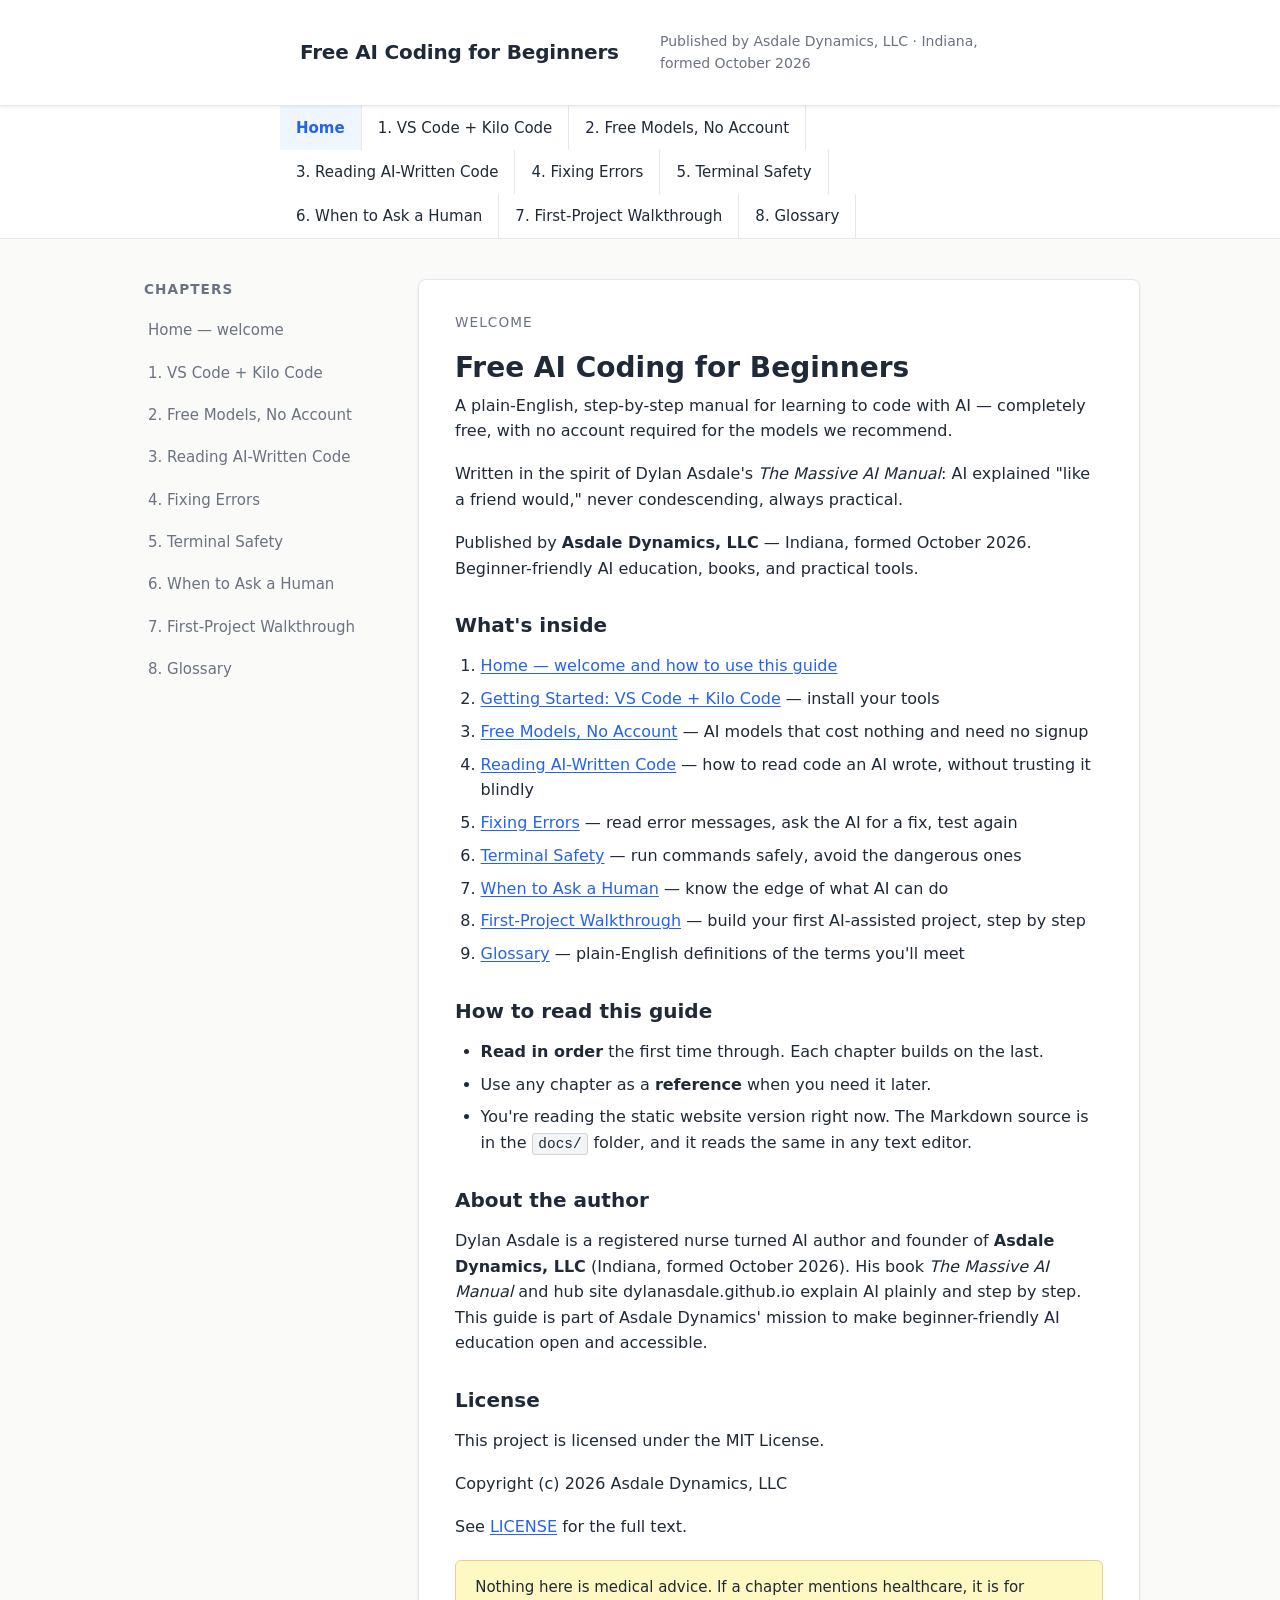
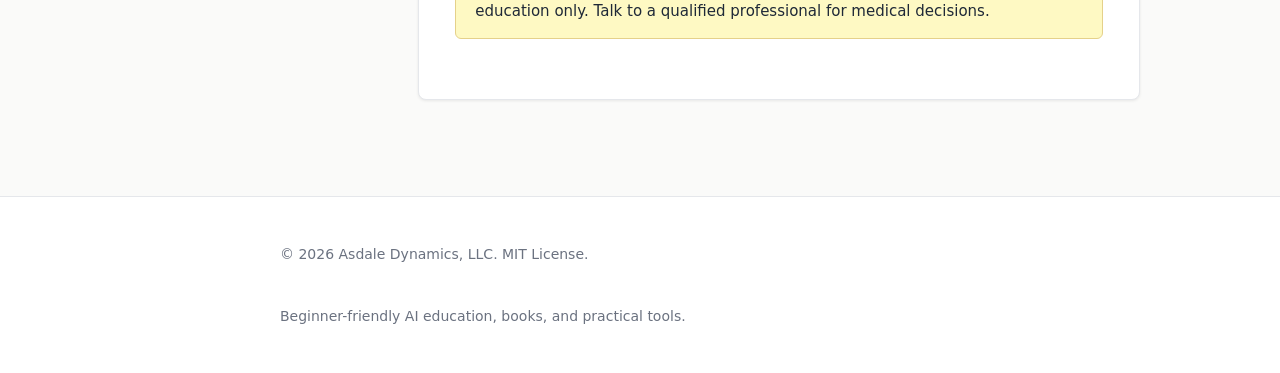
<file: site/index.html>
<!DOCTYPE html>
<html lang="en">
<head>
<meta charset="utf-8">
<meta name="viewport" content="width=device-width, initial-scale=1">
<title>Free AI Coding for Beginners — Asdale Dynamics, LLC</title>
<meta name="description" content="A plain-English, step-by-step manual for learning to code with AI for free: VS Code, Kilo Code, free models, reading AI-written code, fixing errors, terminal safety, and when to ask a human.">
<link rel="stylesheet" href="style.css">
</head>
<body>

<header class="site-header">
  <div class="site-header-inner">
    <a class="site-title" href="index.html">Free AI Coding for Beginners</a>
    <p class="site-desc">Published by Asdale Dynamics, LLC &middot; Indiana, formed October 2026</p>
  </div>
</header>

<nav class="main-nav">
  <ul class="nav-list">
    <li><a href="index.html" class="current">Home</a></li>
    <li><a href="getting-started.html">1. VS Code + Kilo Code</a></li>
    <li><a href="free-models.html">2. Free Models, No Account</a></li>
    <li><a href="reading-ai-code.html">3. Reading AI-Written Code</a></li>
    <li><a href="fixing-errors.html">4. Fixing Errors</a></li>
    <li><a href="terminal-safety.html">5. Terminal Safety</a></li>
    <li><a href="when-to-ask-human.html">6. When to Ask a Human</a></li>
    <li><a href="first-project.html">7. First-Project Walkthrough</a></li>
    <li><a href="glossary.html">8. Glossary</a></li>
  </ul>
</nav>

<div class="page-wrapper">
  <aside class="sidebar">
    <h2>Chapters</h2>
    <ul class="chapter-list">
      <li><a href="index.html">Home &mdash; welcome</a></li>
      <li><a href="getting-started.html">1. VS Code + Kilo Code</a></li>
      <li><a href="free-models.html">2. Free Models, No Account</a></li>
      <li><a href="reading-ai-code.html">3. Reading AI-Written Code</a></li>
      <li><a href="fixing-errors.html">4. Fixing Errors</a></li>
      <li><a href="terminal-safety.html">5. Terminal Safety</a></li>
      <li><a href="when-to-ask-human.html">6. When to Ask a Human</a></li>
      <li><a href="first-project.html">7. First-Project Walkthrough</a></li>
      <li><a href="glossary.html">8. Glossary</a></li>
    </ul>
  </aside>

  <div class="content">
    <article>
      <p class="eyebrow">Welcome</p>
      <h1>Free AI Coding for Beginners</h1>
      <p>A plain-English, step-by-step manual for learning to code with AI &mdash; completely free, with no account required for the models we recommend.</p>
      <p>Written in the spirit of Dylan Asdale's <em>The Massive AI Manual</em>: AI explained "like a friend would," never condescending, always practical.</p>
      <p>Published by <strong>Asdale Dynamics, LLC</strong> &mdash; Indiana, formed October 2026. Beginner-friendly AI education, books, and practical tools.</p>

      <h2>What's inside</h2>
      <ol>
        <li><a href="index.html">Home &mdash; welcome and how to use this guide</a></li>
        <li><a href="getting-started.html">Getting Started: VS Code + Kilo Code</a> &mdash; install your tools</li>
        <li><a href="free-models.html">Free Models, No Account</a> &mdash; AI models that cost nothing and need no signup</li>
        <li><a href="reading-ai-code.html">Reading AI-Written Code</a> &mdash; how to read code an AI wrote, without trusting it blindly</li>
        <li><a href="fixing-errors.html">Fixing Errors</a> &mdash; read error messages, ask the AI for a fix, test again</li>
        <li><a href="terminal-safety.html">Terminal Safety</a> &mdash; run commands safely, avoid the dangerous ones</li>
        <li><a href="when-to-ask-human.html">When to Ask a Human</a> &mdash; know the edge of what AI can do</li>
        <li><a href="first-project.html">First-Project Walkthrough</a> &mdash; build your first AI-assisted project, step by step</li>
        <li><a href="glossary.html">Glossary</a> &mdash; plain-English definitions of the terms you'll meet</li>
      </ol>

      <h2>How to read this guide</h2>
      <ul>
        <li><strong>Read in order</strong> the first time through. Each chapter builds on the last.</li>
        <li>Use any chapter as a <strong>reference</strong> when you need it later.</li>
        <li>You're reading the static website version right now. The Markdown source is in the <code>docs/</code> folder, and it reads the same in any text editor.</li>
      </ul>

      <h2>About the author</h2>
      <p>Dylan Asdale is a registered nurse turned AI author and founder of <strong>Asdale Dynamics, LLC</strong> (Indiana, formed October 2026). His book <em>The Massive AI Manual</em> and hub site dylanasdale.github.io explain AI plainly and step by step. This guide is part of Asdale Dynamics' mission to make beginner-friendly AI education open and accessible.</p>

      <h2>License</h2>
      <p>This project is licensed under the MIT License.</p>
      <p>Copyright (c) 2026 Asdale Dynamics, LLC</p>
      <p>See <a href="../LICENSE">LICENSE</a> for the full text.</p>

      <p class="note">Nothing here is medical advice. If a chapter mentions healthcare, it is for education only. Talk to a qualified professional for medical decisions.</p>
    </article>
  </div>
</div>

<footer class="site-footer">
  <div class="site-footer-inner">
    <p>&copy; 2026 Asdale Dynamics, LLC. MIT License.</p>
    <p>Beginner-friendly AI education, books, and practical tools.</p>
  </div>
</footer>

</body>
</html>
</file>
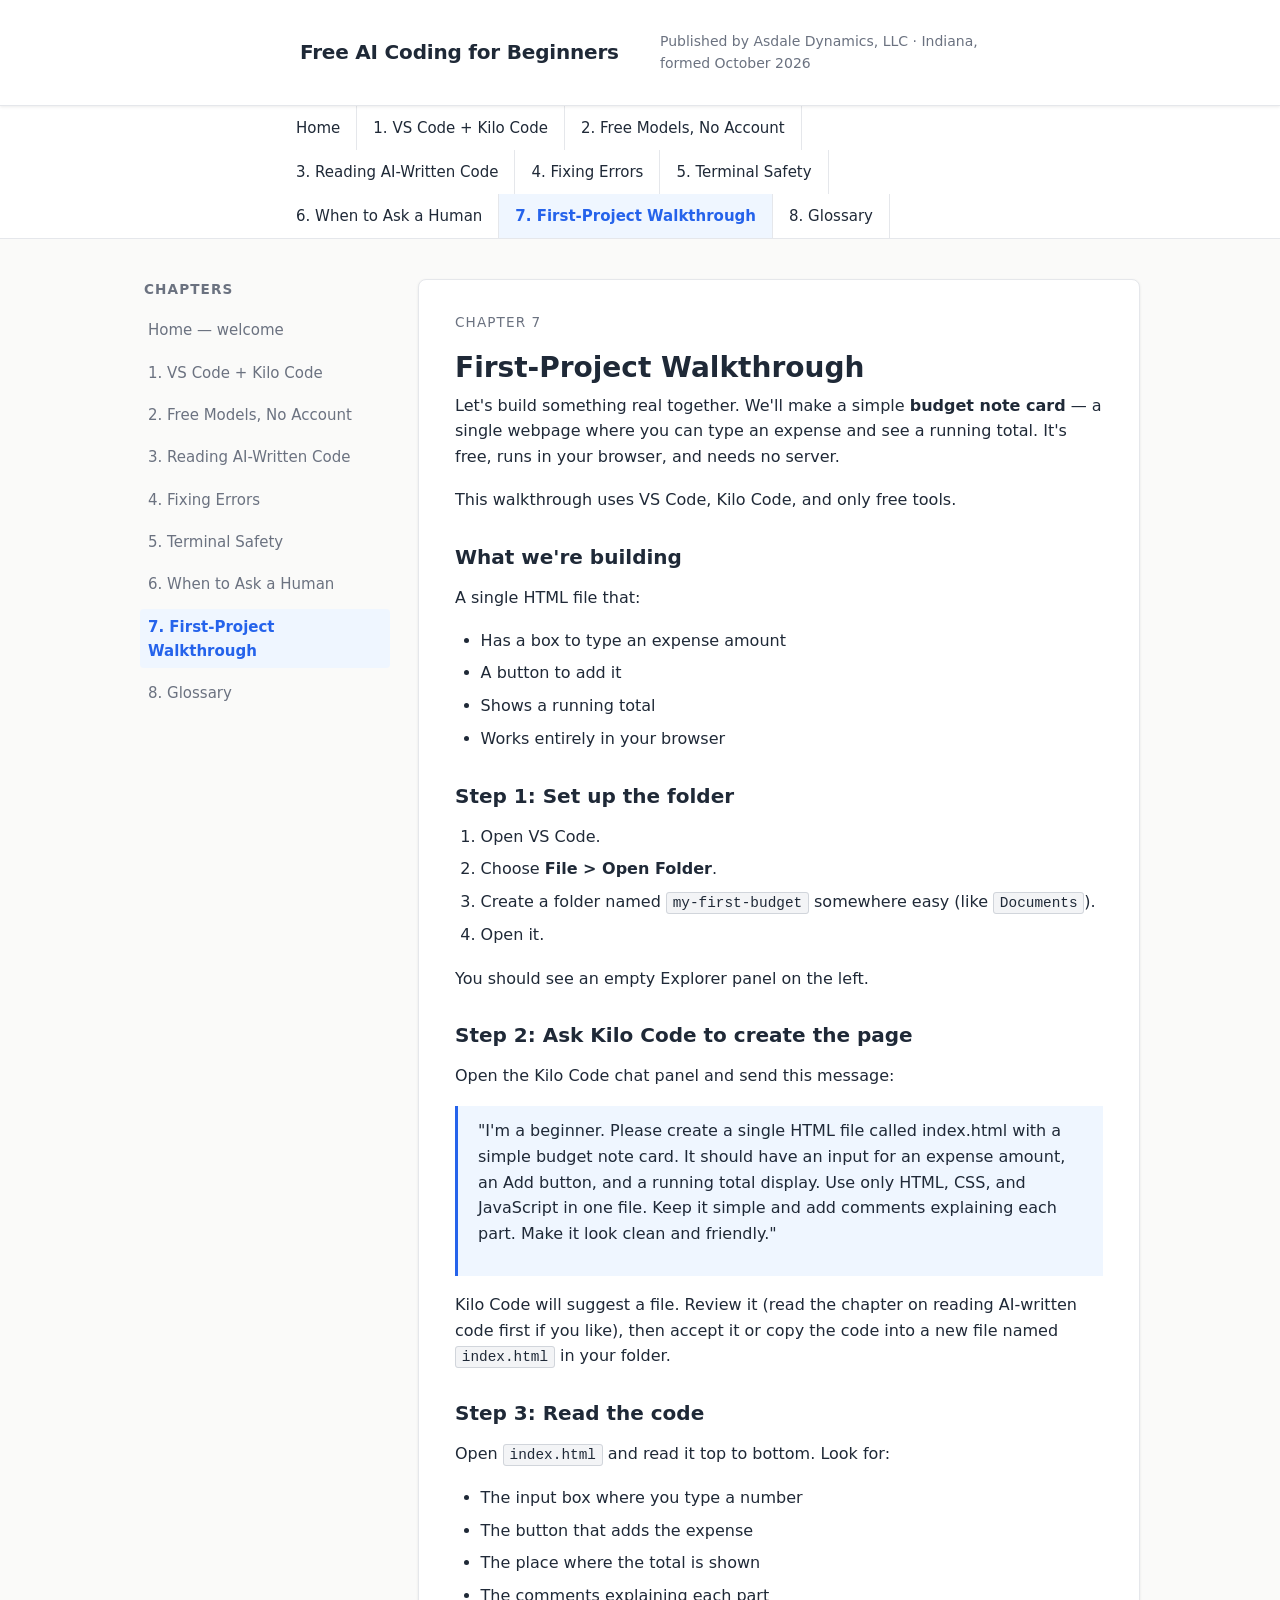
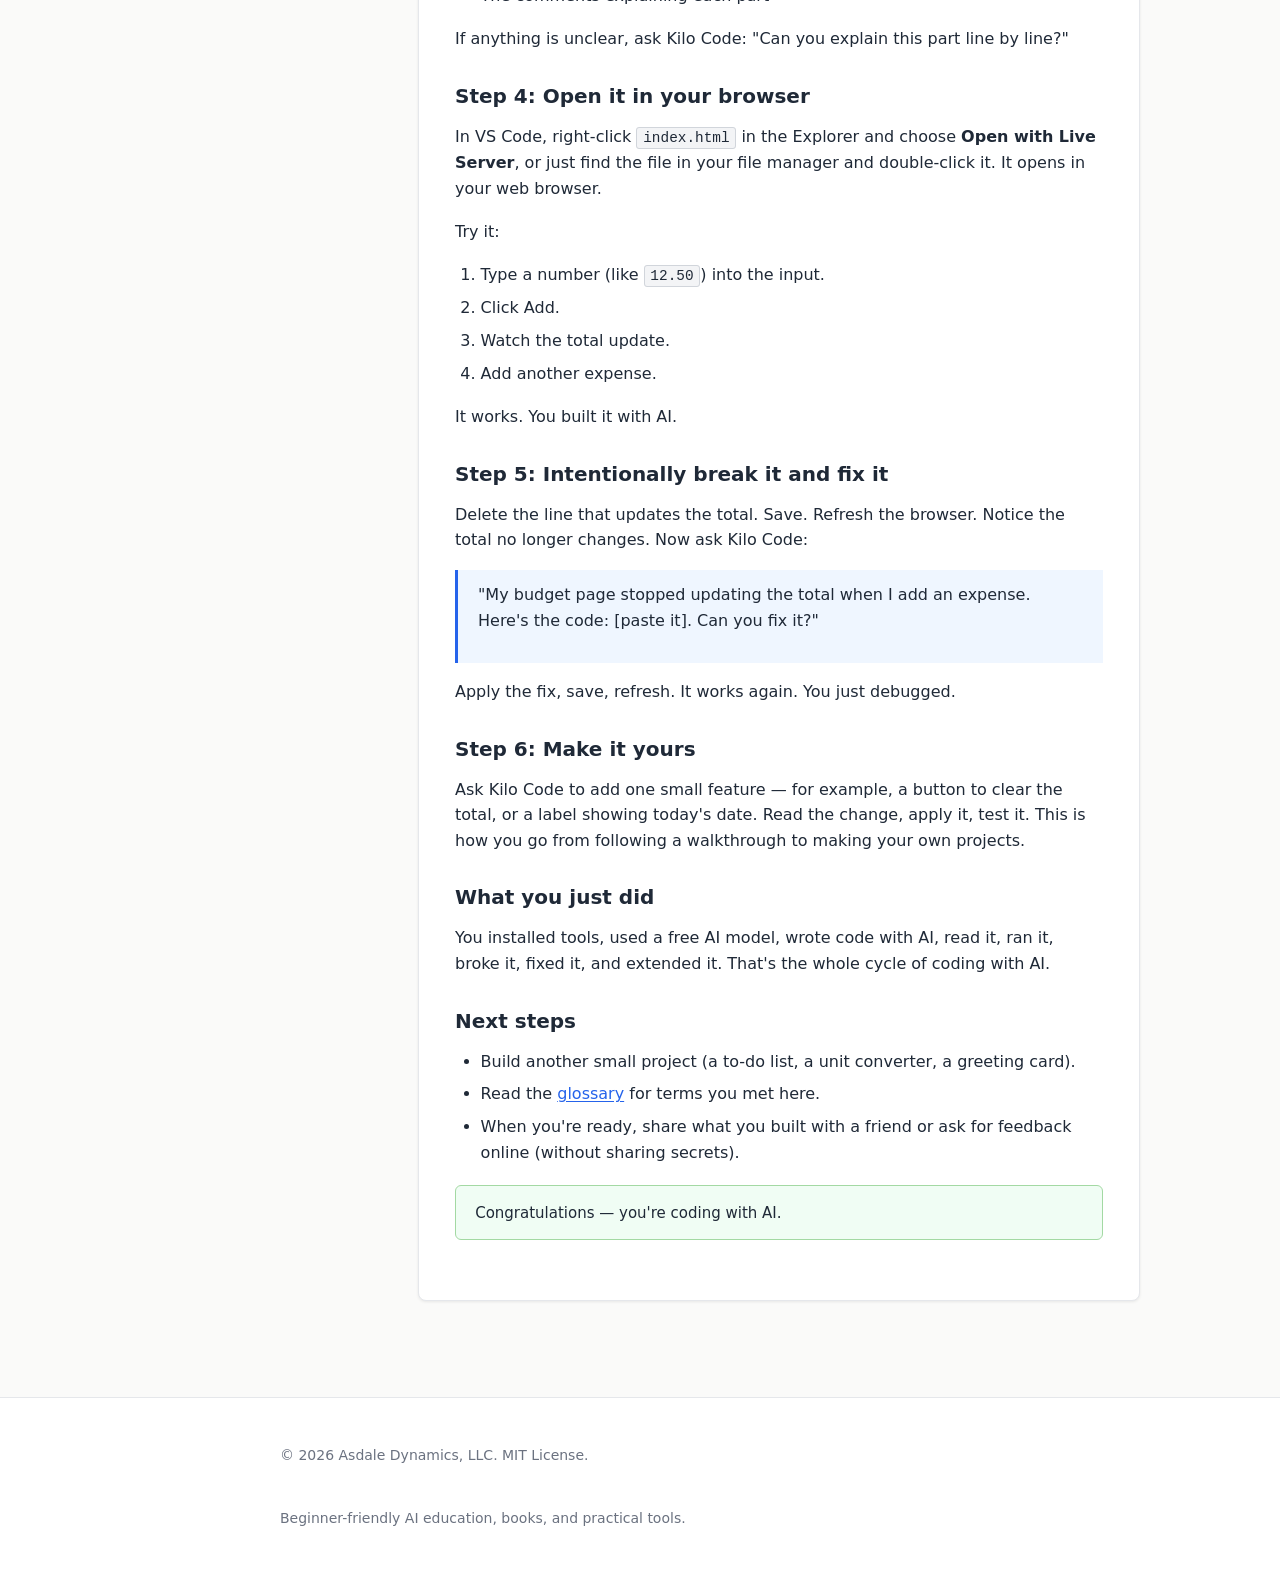
<file: site/first-project.html>
<!DOCTYPE html>
<html lang="en">
<head>
<meta charset="utf-8">
<meta name="viewport" content="width=device-width, initial-scale=1">
<title>7. First-Project Walkthrough — Free AI Coding for Beginners</title>
<meta name="description" content="Build your first AI-assisted project: a budget note card webpage, step by step, with VS Code and Kilo Code.">
<link rel="stylesheet" href="style.css">
</head>
<body>

<header class="site-header">
  <div class="site-header-inner">
    <a class="site-title" href="index.html">Free AI Coding for Beginners</a>
    <p class="site-desc">Published by Asdale Dynamics, LLC &middot; Indiana, formed October 2026</p>
  </div>
</header>

<nav class="main-nav">
  <ul class="nav-list">
    <li><a href="index.html">Home</a></li>
    <li><a href="getting-started.html">1. VS Code + Kilo Code</a></li>
    <li><a href="free-models.html">2. Free Models, No Account</a></li>
    <li><a href="reading-ai-code.html">3. Reading AI-Written Code</a></li>
    <li><a href="fixing-errors.html">4. Fixing Errors</a></li>
    <li><a href="terminal-safety.html">5. Terminal Safety</a></li>
    <li><a href="when-to-ask-human.html">6. When to Ask a Human</a></li>
    <li><a href="first-project.html" class="current">7. First-Project Walkthrough</a></li>
    <li><a href="glossary.html">8. Glossary</a></li>
  </ul>
</nav>

<div class="page-wrapper">
  <aside class="sidebar">
    <h2>Chapters</h2>
    <ul class="chapter-list">
      <li><a href="index.html">Home &mdash; welcome</a></li>
      <li><a href="getting-started.html">1. VS Code + Kilo Code</a></li>
      <li><a href="free-models.html">2. Free Models, No Account</a></li>
      <li><a href="reading-ai-code.html">3. Reading AI-Written Code</a></li>
      <li><a href="fixing-errors.html">4. Fixing Errors</a></li>
      <li><a href="terminal-safety.html">5. Terminal Safety</a></li>
      <li><a href="when-to-ask-human.html">6. When to Ask a Human</a></li>
      <li><a href="first-project.html" class="current">7. First-Project Walkthrough</a></li>
      <li><a href="glossary.html">8. Glossary</a></li>
    </ul>
  </aside>

  <div class="content">
    <article>
      <p class="eyebrow">Chapter 7</p>
      <h1>First-Project Walkthrough</h1>
      <p>Let's build something real together. We'll make a simple <strong>budget note card</strong> &mdash; a single webpage where you can type an expense and see a running total. It's free, runs in your browser, and needs no server.</p>
      <p>This walkthrough uses VS Code, Kilo Code, and only free tools.</p>

      <h2>What we're building</h2>
      <p>A single HTML file that:</p>
      <ul>
        <li>Has a box to type an expense amount</li>
        <li>A button to add it</li>
        <li>Shows a running total</li>
        <li>Works entirely in your browser</li>
      </ul>

      <h2>Step 1: Set up the folder</h2>
      <ol>
        <li>Open VS Code.</li>
        <li>Choose <strong>File &gt; Open Folder</strong>.</li>
        <li>Create a folder named <code>my-first-budget</code> somewhere easy (like <code>Documents</code>).</li>
        <li>Open it.</li>
      </ol>
      <p>You should see an empty Explorer panel on the left.</p>

      <h2>Step 2: Ask Kilo Code to create the page</h2>
      <p>Open the Kilo Code chat panel and send this message:</p>
      <blockquote>
        <p>"I'm a beginner. Please create a single HTML file called index.html with a simple budget note card. It should have an input for an expense amount, an Add button, and a running total display. Use only HTML, CSS, and JavaScript in one file. Keep it simple and add comments explaining each part. Make it look clean and friendly."</p>
      </blockquote>
      <p>Kilo Code will suggest a file. Review it (read the chapter on reading AI-written code first if you like), then accept it or copy the code into a new file named <code>index.html</code> in your folder.</p>

      <h2>Step 3: Read the code</h2>
      <p>Open <code>index.html</code> and read it top to bottom. Look for:</p>
      <ul>
        <li>The input box where you type a number</li>
        <li>The button that adds the expense</li>
        <li>The place where the total is shown</li>
        <li>The comments explaining each part</li>
      </ul>
      <p>If anything is unclear, ask Kilo Code: "Can you explain this part line by line?"</p>

      <h2>Step 4: Open it in your browser</h2>
      <p>In VS Code, right-click <code>index.html</code> in the Explorer and choose <strong>Open with Live Server</strong>, or just find the file in your file manager and double-click it. It opens in your web browser.</p>
      <p>Try it:</p>
      <ol>
        <li>Type a number (like <code>12.50</code>) into the input.</li>
        <li>Click Add.</li>
        <li>Watch the total update.</li>
        <li>Add another expense.</li>
      </ol>
      <p>It works. You built it with AI.</p>

      <h2>Step 5: Intentionally break it and fix it</h2>
      <p>Delete the line that updates the total. Save. Refresh the browser. Notice the total no longer changes. Now ask Kilo Code:</p>
      <blockquote>
        <p>"My budget page stopped updating the total when I add an expense. Here's the code: [paste it]. Can you fix it?"</p>
      </blockquote>
      <p>Apply the fix, save, refresh. It works again. You just debugged.</p>

      <h2>Step 6: Make it yours</h2>
      <p>Ask Kilo Code to add one small feature &mdash; for example, a button to clear the total, or a label showing today's date. Read the change, apply it, test it. This is how you go from following a walkthrough to making your own projects.</p>

      <h2>What you just did</h2>
      <p>You installed tools, used a free AI model, wrote code with AI, read it, ran it, broke it, fixed it, and extended it. That's the whole cycle of coding with AI.</p>

      <h2>Next steps</h2>
      <ul>
        <li>Build another small project (a to-do list, a unit converter, a greeting card).</li>
        <li>Read the <a href="glossary.html">glossary</a> for terms you met here.</li>
        <li>When you're ready, share what you built with a friend or ask for feedback online (without sharing secrets).</li>
      </ul>

      <p class="note good">Congratulations &mdash; you're coding with AI.</p>
    </article>
  </div>
</div>

<footer class="site-footer">
  <div class="site-footer-inner">
    <p>&copy; 2026 Asdale Dynamics, LLC. MIT License.</p>
    <p>Beginner-friendly AI education, books, and practical tools.</p>
  </div>
</footer>

</body>
</html>
</file>
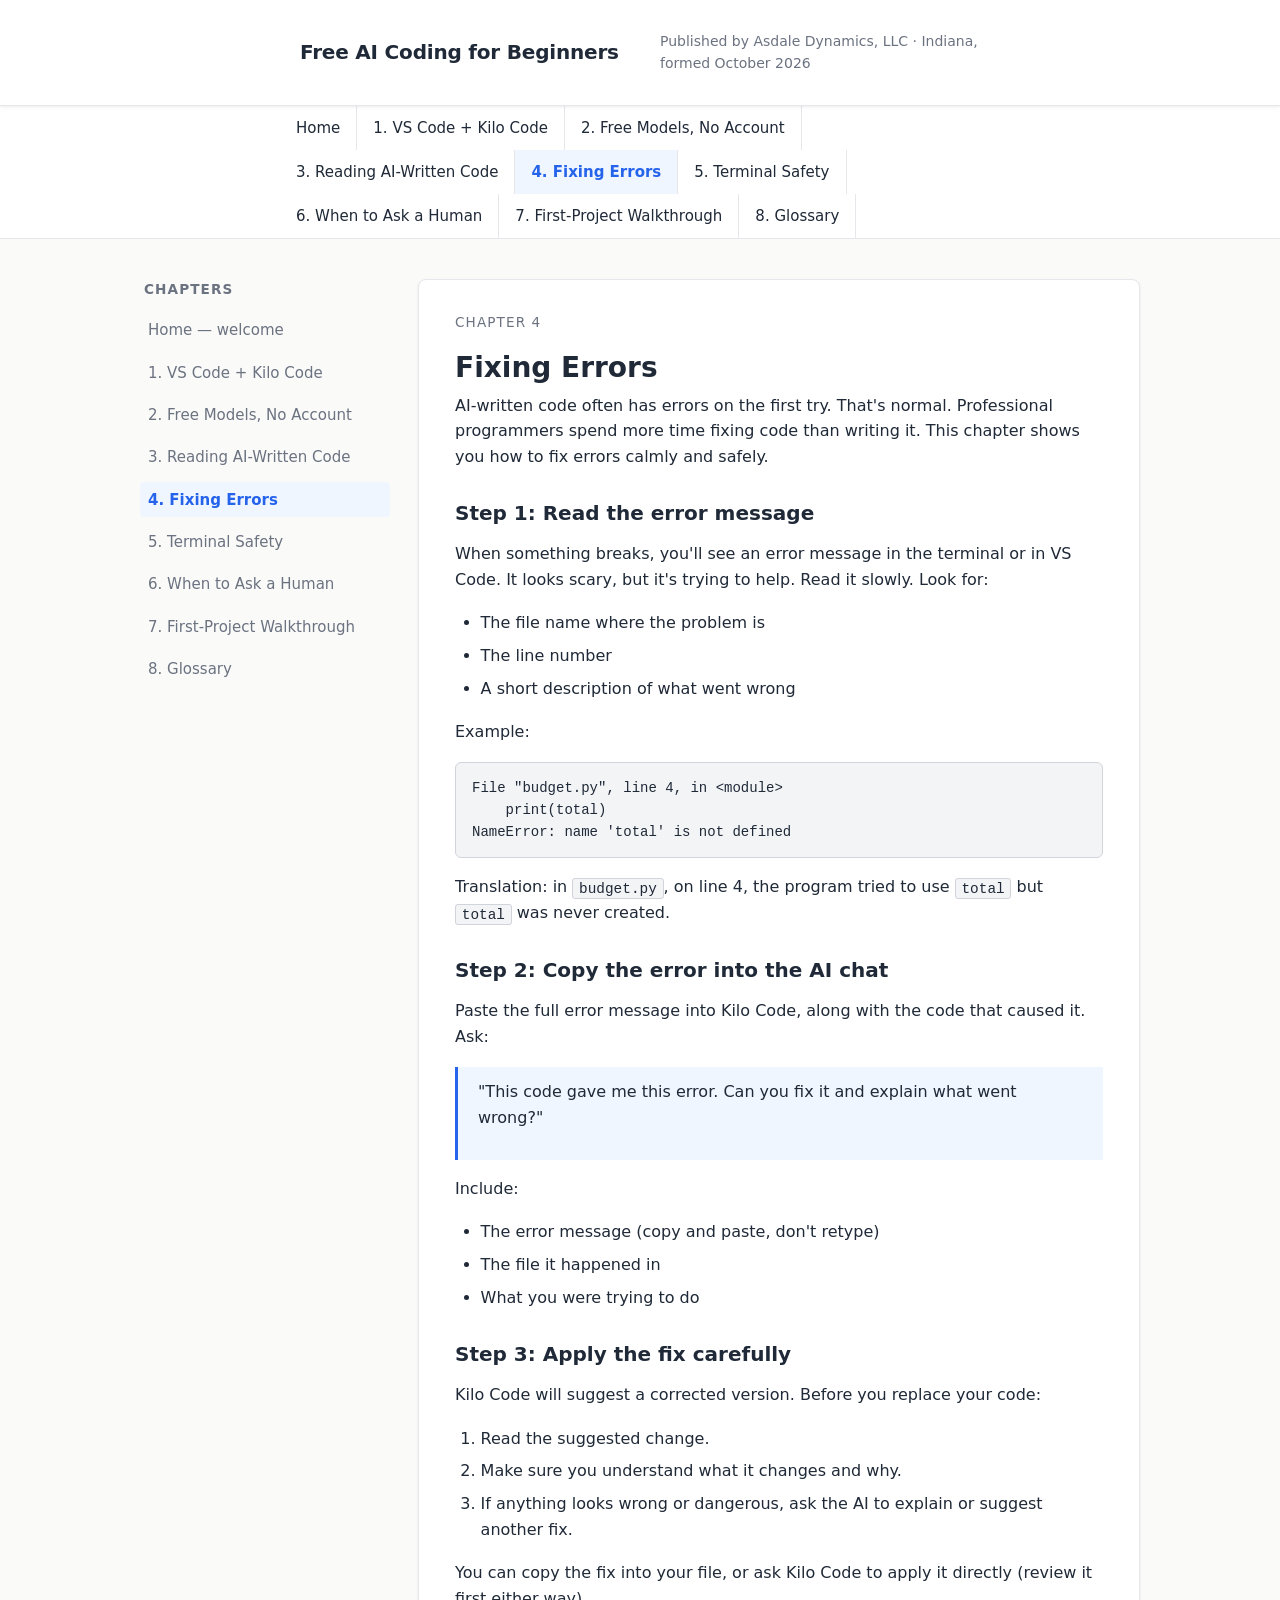
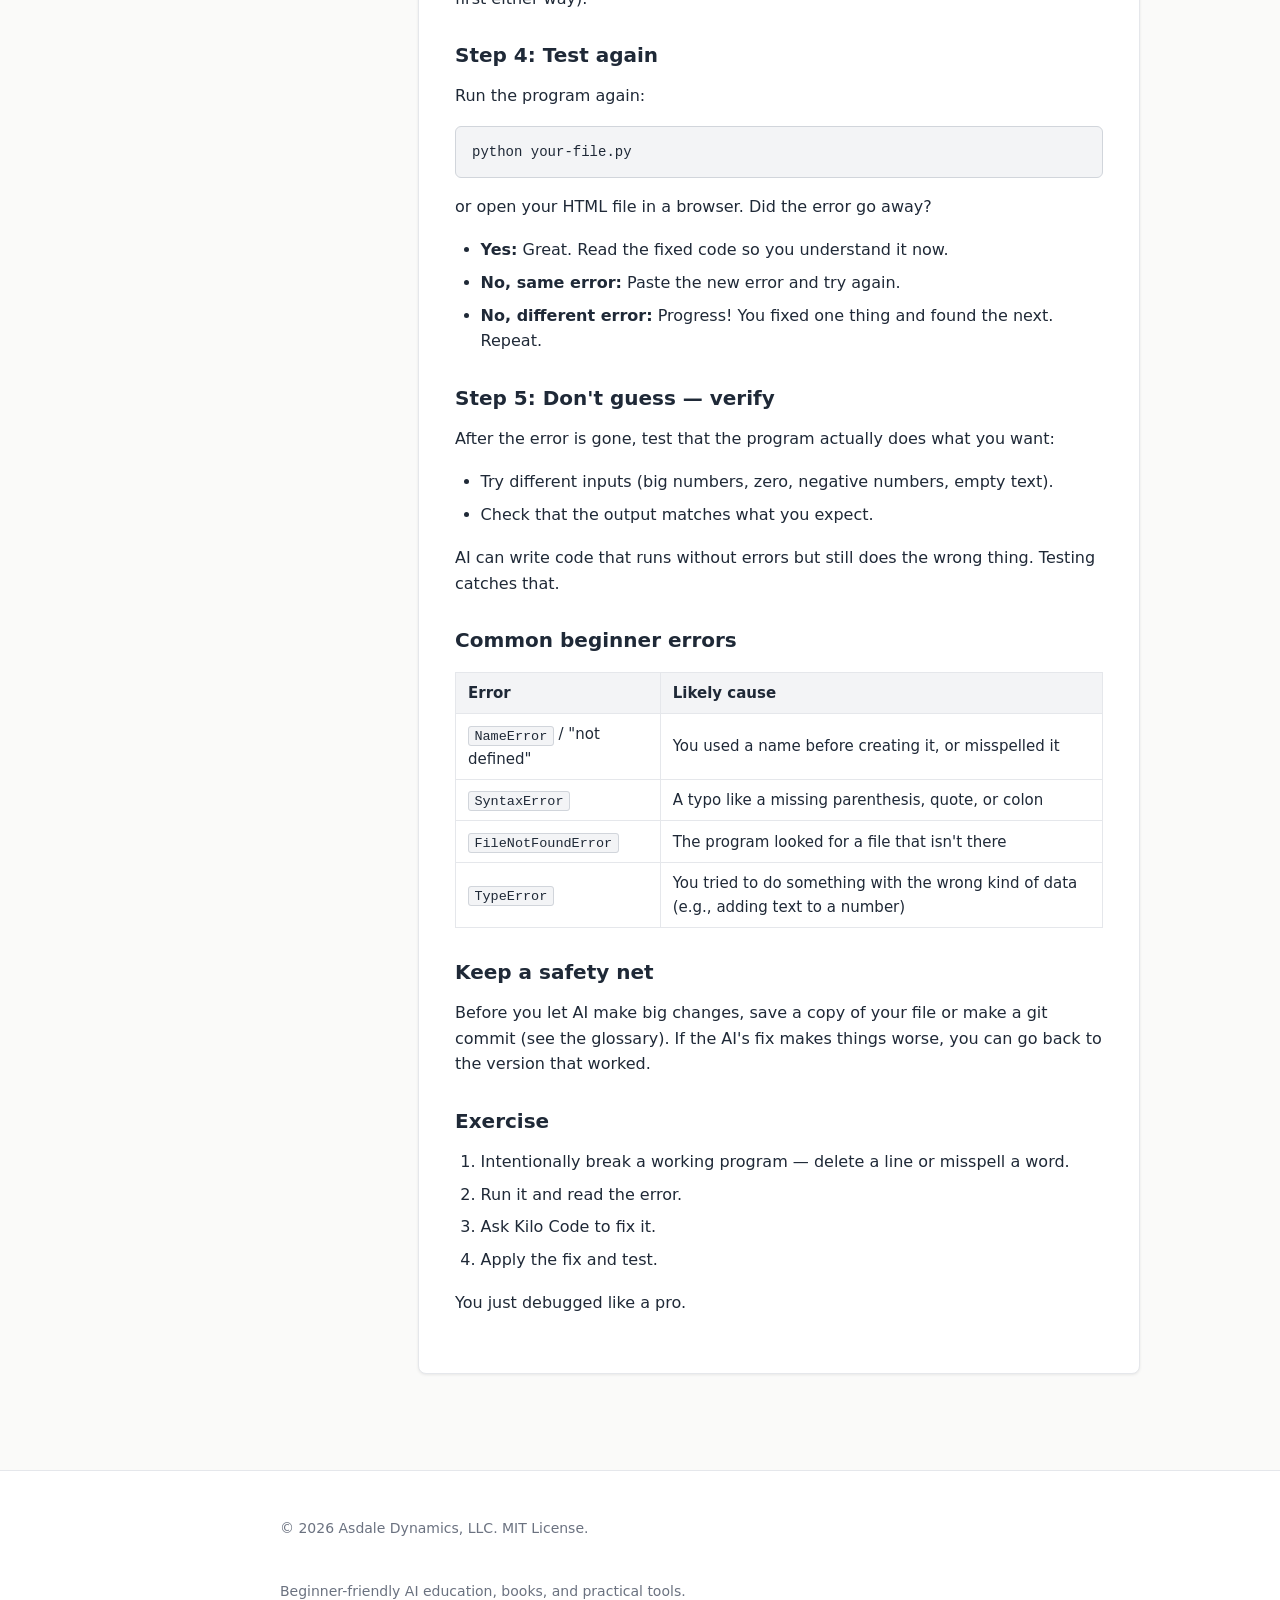
<file: site/fixing-errors.html>
<!DOCTYPE html>
<html lang="en">
<head>
<meta charset="utf-8">
<meta name="viewport" content="width=device-width, initial-scale=1">
<title>4. Fixing Errors — Free AI Coding for Beginners</title>
<meta name="description" content="How to fix errors in AI-written code: read error messages, ask the AI for a fix, test again.">
<link rel="stylesheet" href="style.css">
</head>
<body>

<header class="site-header">
  <div class="site-header-inner">
    <a class="site-title" href="index.html">Free AI Coding for Beginners</a>
    <p class="site-desc">Published by Asdale Dynamics, LLC &middot; Indiana, formed October 2026</p>
  </div>
</header>

<nav class="main-nav">
  <ul class="nav-list">
    <li><a href="index.html">Home</a></li>
    <li><a href="getting-started.html">1. VS Code + Kilo Code</a></li>
    <li><a href="free-models.html">2. Free Models, No Account</a></li>
    <li><a href="reading-ai-code.html">3. Reading AI-Written Code</a></li>
    <li><a href="fixing-errors.html" class="current">4. Fixing Errors</a></li>
    <li><a href="terminal-safety.html">5. Terminal Safety</a></li>
    <li><a href="when-to-ask-human.html">6. When to Ask a Human</a></li>
    <li><a href="first-project.html">7. First-Project Walkthrough</a></li>
    <li><a href="glossary.html">8. Glossary</a></li>
  </ul>
</nav>

<div class="page-wrapper">
  <aside class="sidebar">
    <h2>Chapters</h2>
    <ul class="chapter-list">
      <li><a href="index.html">Home &mdash; welcome</a></li>
      <li><a href="getting-started.html">1. VS Code + Kilo Code</a></li>
      <li><a href="free-models.html">2. Free Models, No Account</a></li>
      <li><a href="reading-ai-code.html">3. Reading AI-Written Code</a></li>
      <li><a href="fixing-errors.html" class="current">4. Fixing Errors</a></li>
      <li><a href="terminal-safety.html">5. Terminal Safety</a></li>
      <li><a href="when-to-ask-human.html">6. When to Ask a Human</a></li>
      <li><a href="first-project.html">7. First-Project Walkthrough</a></li>
      <li><a href="glossary.html">8. Glossary</a></li>
    </ul>
  </aside>

  <div class="content">
    <article>
      <p class="eyebrow">Chapter 4</p>
      <h1>Fixing Errors</h1>
      <p>AI-written code often has errors on the first try. That's normal. Professional programmers spend more time fixing code than writing it. This chapter shows you how to fix errors calmly and safely.</p>

      <h2>Step 1: Read the error message</h2>
      <p>When something breaks, you'll see an error message in the terminal or in VS Code. It looks scary, but it's trying to help. Read it slowly. Look for:</p>
      <ul>
        <li>The file name where the problem is</li>
        <li>The line number</li>
        <li>A short description of what went wrong</li>
      </ul>
      <p>Example:</p>
      <pre><code>File "budget.py", line 4, in &lt;module&gt;
    print(total)
NameError: name 'total' is not defined</code></pre>
      <p>Translation: in <code>budget.py</code>, on line 4, the program tried to use <code>total</code> but <code>total</code> was never created.</p>

      <h2>Step 2: Copy the error into the AI chat</h2>
      <p>Paste the full error message into Kilo Code, along with the code that caused it. Ask:</p>
      <blockquote>
        <p>"This code gave me this error. Can you fix it and explain what went wrong?"</p>
      </blockquote>
      <p>Include:</p>
      <ul>
        <li>The error message (copy and paste, don't retype)</li>
        <li>The file it happened in</li>
        <li>What you were trying to do</li>
      </ul>

      <h2>Step 3: Apply the fix carefully</h2>
      <p>Kilo Code will suggest a corrected version. Before you replace your code:</p>
      <ol>
        <li>Read the suggested change.</li>
        <li>Make sure you understand what it changes and why.</li>
        <li>If anything looks wrong or dangerous, ask the AI to explain or suggest another fix.</li>
      </ol>
      <p>You can copy the fix into your file, or ask Kilo Code to apply it directly (review it first either way).</p>

      <h2>Step 4: Test again</h2>
      <p>Run the program again:</p>
      <pre><code>python your-file.py</code></pre>
      <p>or open your HTML file in a browser. Did the error go away?</p>
      <ul>
        <li><strong>Yes:</strong> Great. Read the fixed code so you understand it now.</li>
        <li><strong>No, same error:</strong> Paste the new error and try again.</li>
        <li><strong>No, different error:</strong> Progress! You fixed one thing and found the next. Repeat.</li>
      </ul>

      <h2>Step 5: Don't guess &mdash; verify</h2>
      <p>After the error is gone, test that the program actually does what you want:</p>
      <ul>
        <li>Try different inputs (big numbers, zero, negative numbers, empty text).</li>
        <li>Check that the output matches what you expect.</li>
      </ul>
      <p>AI can write code that runs without errors but still does the wrong thing. Testing catches that.</p>

      <h2>Common beginner errors</h2>
      <table>
        <thead>
          <tr><th>Error</th><th>Likely cause</th></tr>
        </thead>
        <tbody>
          <tr><td><code>NameError</code> / "not defined"</td><td>You used a name before creating it, or misspelled it</td></tr>
          <tr><td><code>SyntaxError</code></td><td>A typo like a missing parenthesis, quote, or colon</td></tr>
          <tr><td><code>FileNotFoundError</code></td><td>The program looked for a file that isn't there</td></tr>
          <tr><td><code>TypeError</code></td><td>You tried to do something with the wrong kind of data (e.g., adding text to a number)</td></tr>
        </tbody>
      </table>

      <h2>Keep a safety net</h2>
      <p>Before you let AI make big changes, save a copy of your file or make a git commit (see the glossary). If the AI's fix makes things worse, you can go back to the version that worked.</p>

      <h2>Exercise</h2>
      <ol>
        <li>Intentionally break a working program &mdash; delete a line or misspell a word.</li>
        <li>Run it and read the error.</li>
        <li>Ask Kilo Code to fix it.</li>
        <li>Apply the fix and test.</li>
      </ol>
      <p>You just debugged like a pro.</p>
    </article>
  </div>
</div>

<footer class="site-footer">
  <div class="site-footer-inner">
    <p>&copy; 2026 Asdale Dynamics, LLC. MIT License.</p>
    <p>Beginner-friendly AI education, books, and practical tools.</p>
  </div>
</footer>

</body>
</html>
</file>
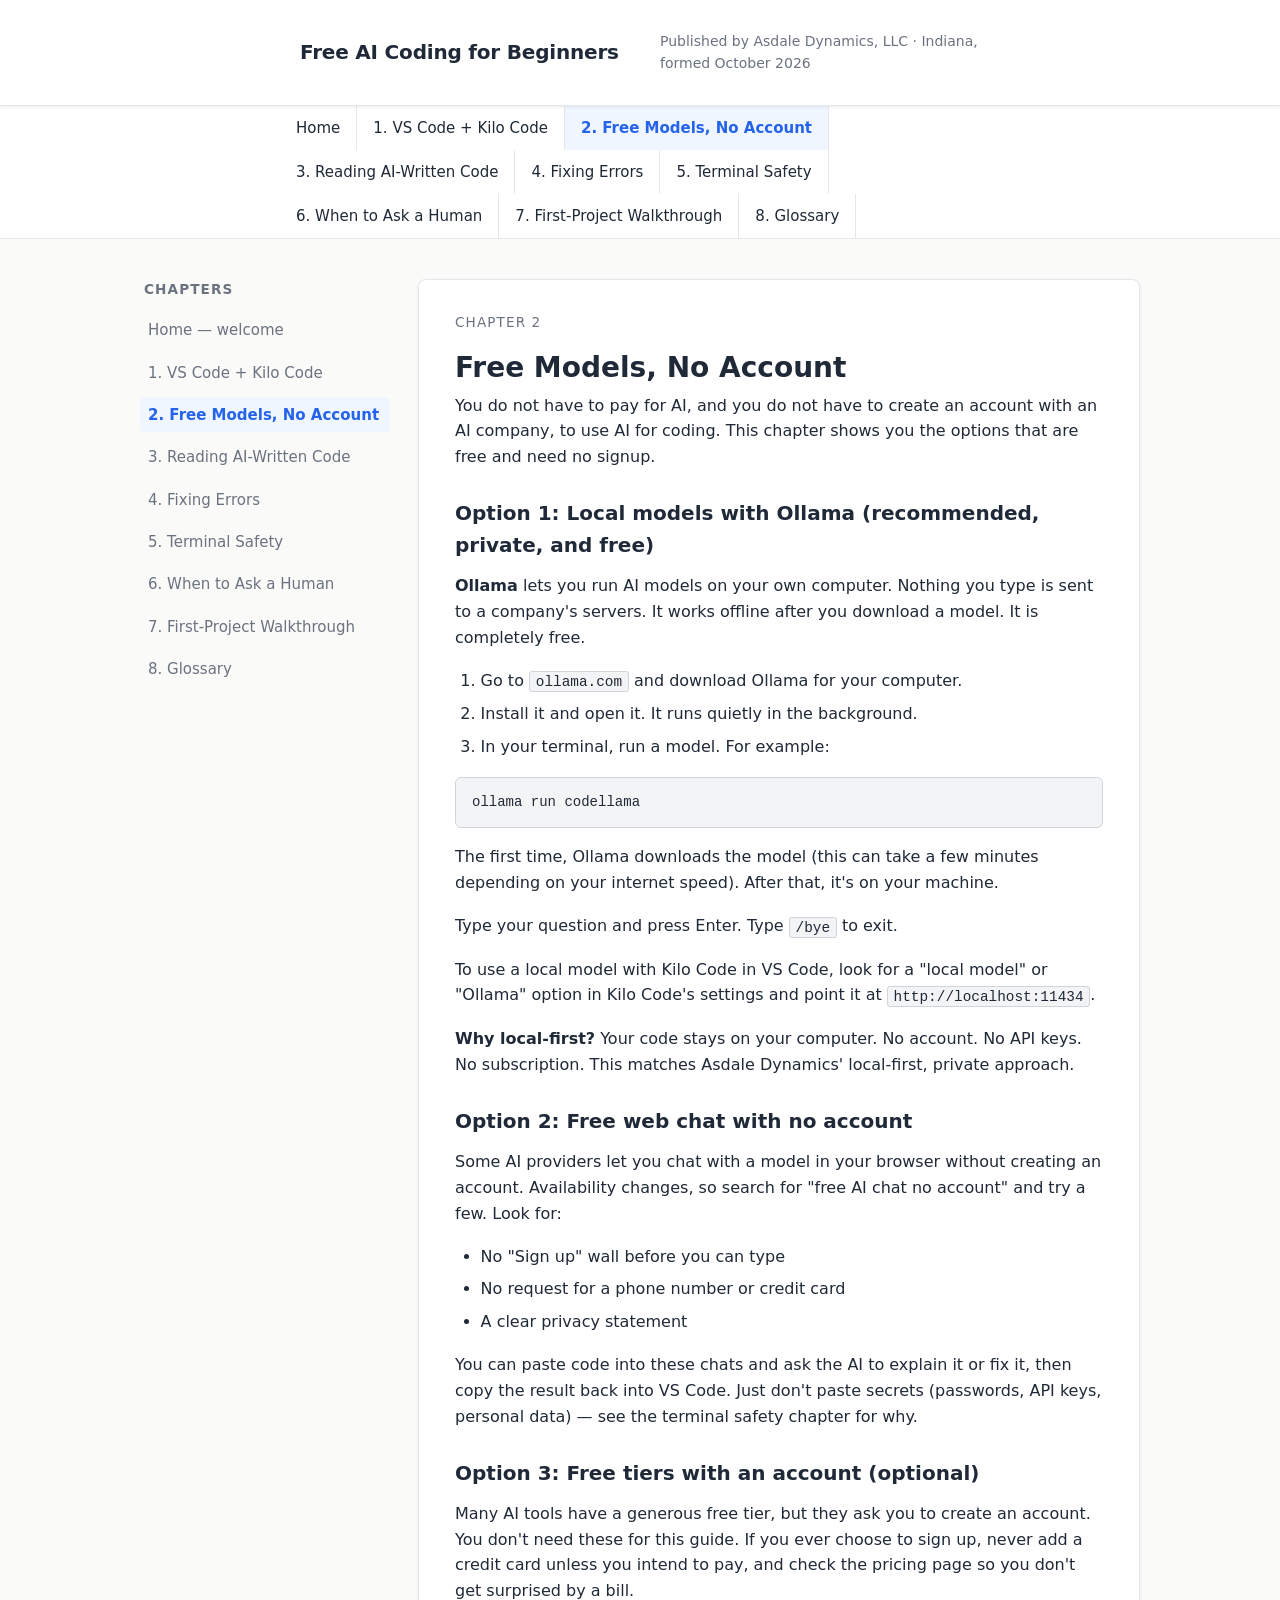
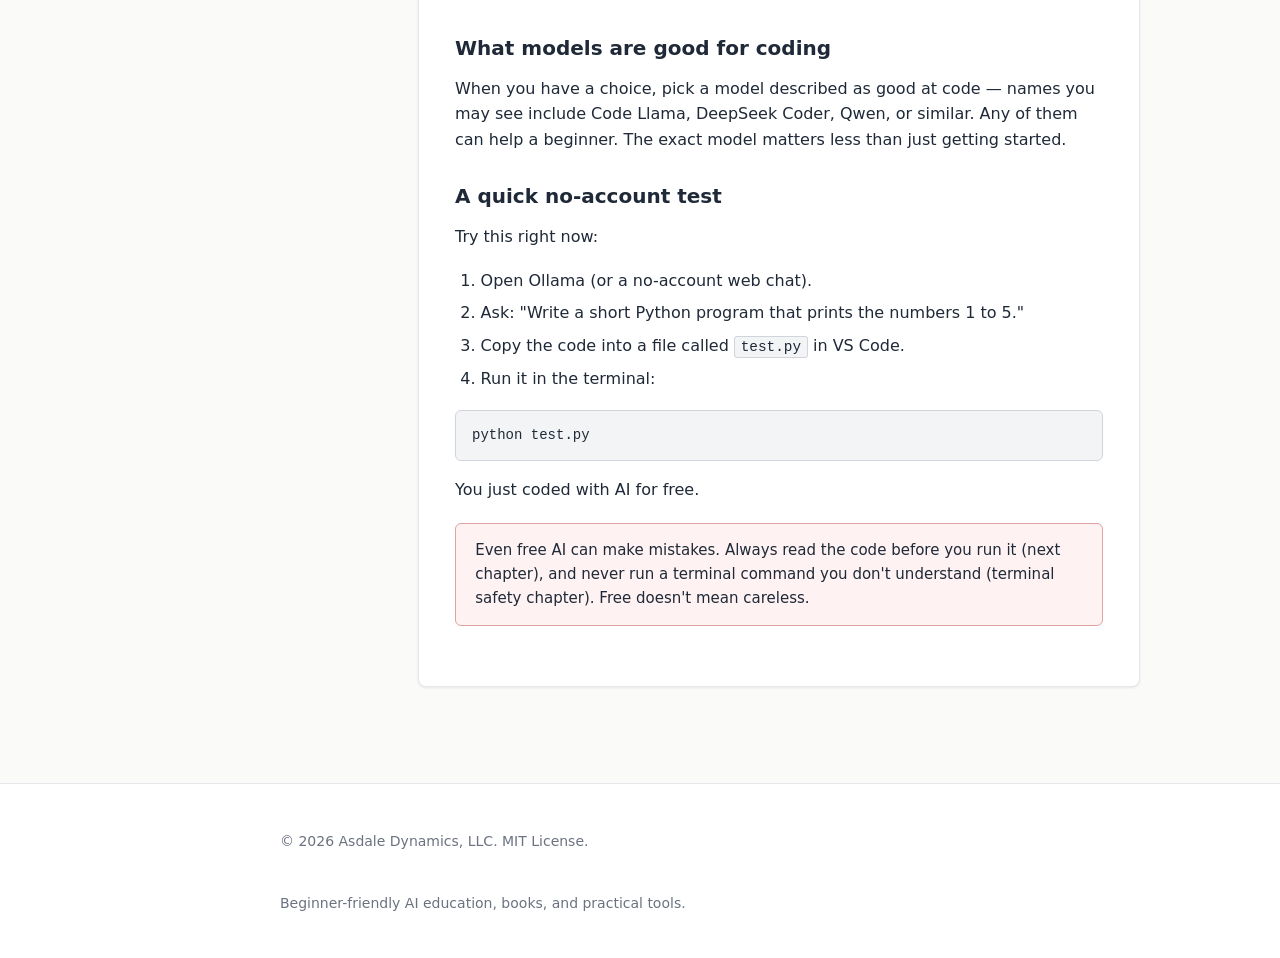
<file: site/free-models.html>
<!DOCTYPE html>
<html lang="en">
<head>
<meta charset="utf-8">
<meta name="viewport" content="width=device-width, initial-scale=1">
<title>2. Free Models, No Account — Free AI Coding for Beginners</title>
<meta name="description" content="AI models that are free and need no signup: Ollama local models, no-account web chat, and optional free tiers.">
<link rel="stylesheet" href="style.css">
</head>
<body>

<header class="site-header">
  <div class="site-header-inner">
    <a class="site-title" href="index.html">Free AI Coding for Beginners</a>
    <p class="site-desc">Published by Asdale Dynamics, LLC &middot; Indiana, formed October 2026</p>
  </div>
</header>

<nav class="main-nav">
  <ul class="nav-list">
    <li><a href="index.html">Home</a></li>
    <li><a href="getting-started.html">1. VS Code + Kilo Code</a></li>
    <li><a href="free-models.html" class="current">2. Free Models, No Account</a></li>
    <li><a href="reading-ai-code.html">3. Reading AI-Written Code</a></li>
    <li><a href="fixing-errors.html">4. Fixing Errors</a></li>
    <li><a href="terminal-safety.html">5. Terminal Safety</a></li>
    <li><a href="when-to-ask-human.html">6. When to Ask a Human</a></li>
    <li><a href="first-project.html">7. First-Project Walkthrough</a></li>
    <li><a href="glossary.html">8. Glossary</a></li>
  </ul>
</nav>

<div class="page-wrapper">
  <aside class="sidebar">
    <h2>Chapters</h2>
    <ul class="chapter-list">
      <li><a href="index.html">Home &mdash; welcome</a></li>
      <li><a href="getting-started.html">1. VS Code + Kilo Code</a></li>
      <li><a href="free-models.html" class="current">2. Free Models, No Account</a></li>
      <li><a href="reading-ai-code.html">3. Reading AI-Written Code</a></li>
      <li><a href="fixing-errors.html">4. Fixing Errors</a></li>
      <li><a href="terminal-safety.html">5. Terminal Safety</a></li>
      <li><a href="when-to-ask-human.html">6. When to Ask a Human</a></li>
      <li><a href="first-project.html">7. First-Project Walkthrough</a></li>
      <li><a href="glossary.html">8. Glossary</a></li>
    </ul>
  </aside>

  <div class="content">
    <article>
      <p class="eyebrow">Chapter 2</p>
      <h1>Free Models, No Account</h1>
      <p>You do not have to pay for AI, and you do not have to create an account with an AI company, to use AI for coding. This chapter shows you the options that are free and need no signup.</p>

      <h2>Option 1: Local models with Ollama (recommended, private, and free)</h2>
      <p><strong>Ollama</strong> lets you run AI models on your own computer. Nothing you type is sent to a company's servers. It works offline after you download a model. It is completely free.</p>
      <ol>
        <li>Go to <code>ollama.com</code> and download Ollama for your computer.</li>
        <li>Install it and open it. It runs quietly in the background.</li>
        <li>In your terminal, run a model. For example:</li>
      </ol>
      <pre><code>ollama run codellama</code></pre>
      <p>The first time, Ollama downloads the model (this can take a few minutes depending on your internet speed). After that, it's on your machine.</p>
      <p>Type your question and press Enter. Type <code>/bye</code> to exit.</p>
      <p>To use a local model with Kilo Code in VS Code, look for a "local model" or "Ollama" option in Kilo Code's settings and point it at <code>http://localhost:11434</code>.</p>
      <p><strong>Why local-first?</strong> Your code stays on your computer. No account. No API keys. No subscription. This matches Asdale Dynamics' local-first, private approach.</p>

      <h2>Option 2: Free web chat with no account</h2>
      <p>Some AI providers let you chat with a model in your browser without creating an account. Availability changes, so search for "free AI chat no account" and try a few. Look for:</p>
      <ul>
        <li>No "Sign up" wall before you can type</li>
        <li>No request for a phone number or credit card</li>
        <li>A clear privacy statement</li>
      </ul>
      <p>You can paste code into these chats and ask the AI to explain it or fix it, then copy the result back into VS Code. Just don't paste secrets (passwords, API keys, personal data) &mdash; see the terminal safety chapter for why.</p>

      <h2>Option 3: Free tiers with an account (optional)</h2>
      <p>Many AI tools have a generous free tier, but they ask you to create an account. You don't need these for this guide. If you ever choose to sign up, never add a credit card unless you intend to pay, and check the pricing page so you don't get surprised by a bill.</p>

      <h2>What models are good for coding</h2>
      <p>When you have a choice, pick a model described as good at code &mdash; names you may see include Code Llama, DeepSeek Coder, Qwen, or similar. Any of them can help a beginner. The exact model matters less than just getting started.</p>

      <h2>A quick no-account test</h2>
      <p>Try this right now:</p>
      <ol>
        <li>Open Ollama (or a no-account web chat).</li>
        <li>Ask: "Write a short Python program that prints the numbers 1 to 5."</li>
        <li>Copy the code into a file called <code>test.py</code> in VS Code.</li>
        <li>Run it in the terminal:</li>
      </ol>
      <pre><code>python test.py</code></pre>
      <p>You just coded with AI for free.</p>

      <p class="note warn">Even free AI can make mistakes. Always read the code before you run it (next chapter), and never run a terminal command you don't understand (terminal safety chapter). Free doesn't mean careless.</p>
    </article>
  </div>
</div>

<footer class="site-footer">
  <div class="site-footer-inner">
    <p>&copy; 2026 Asdale Dynamics, LLC. MIT License.</p>
    <p>Beginner-friendly AI education, books, and practical tools.</p>
  </div>
</footer>

</body>
</html>
</file>
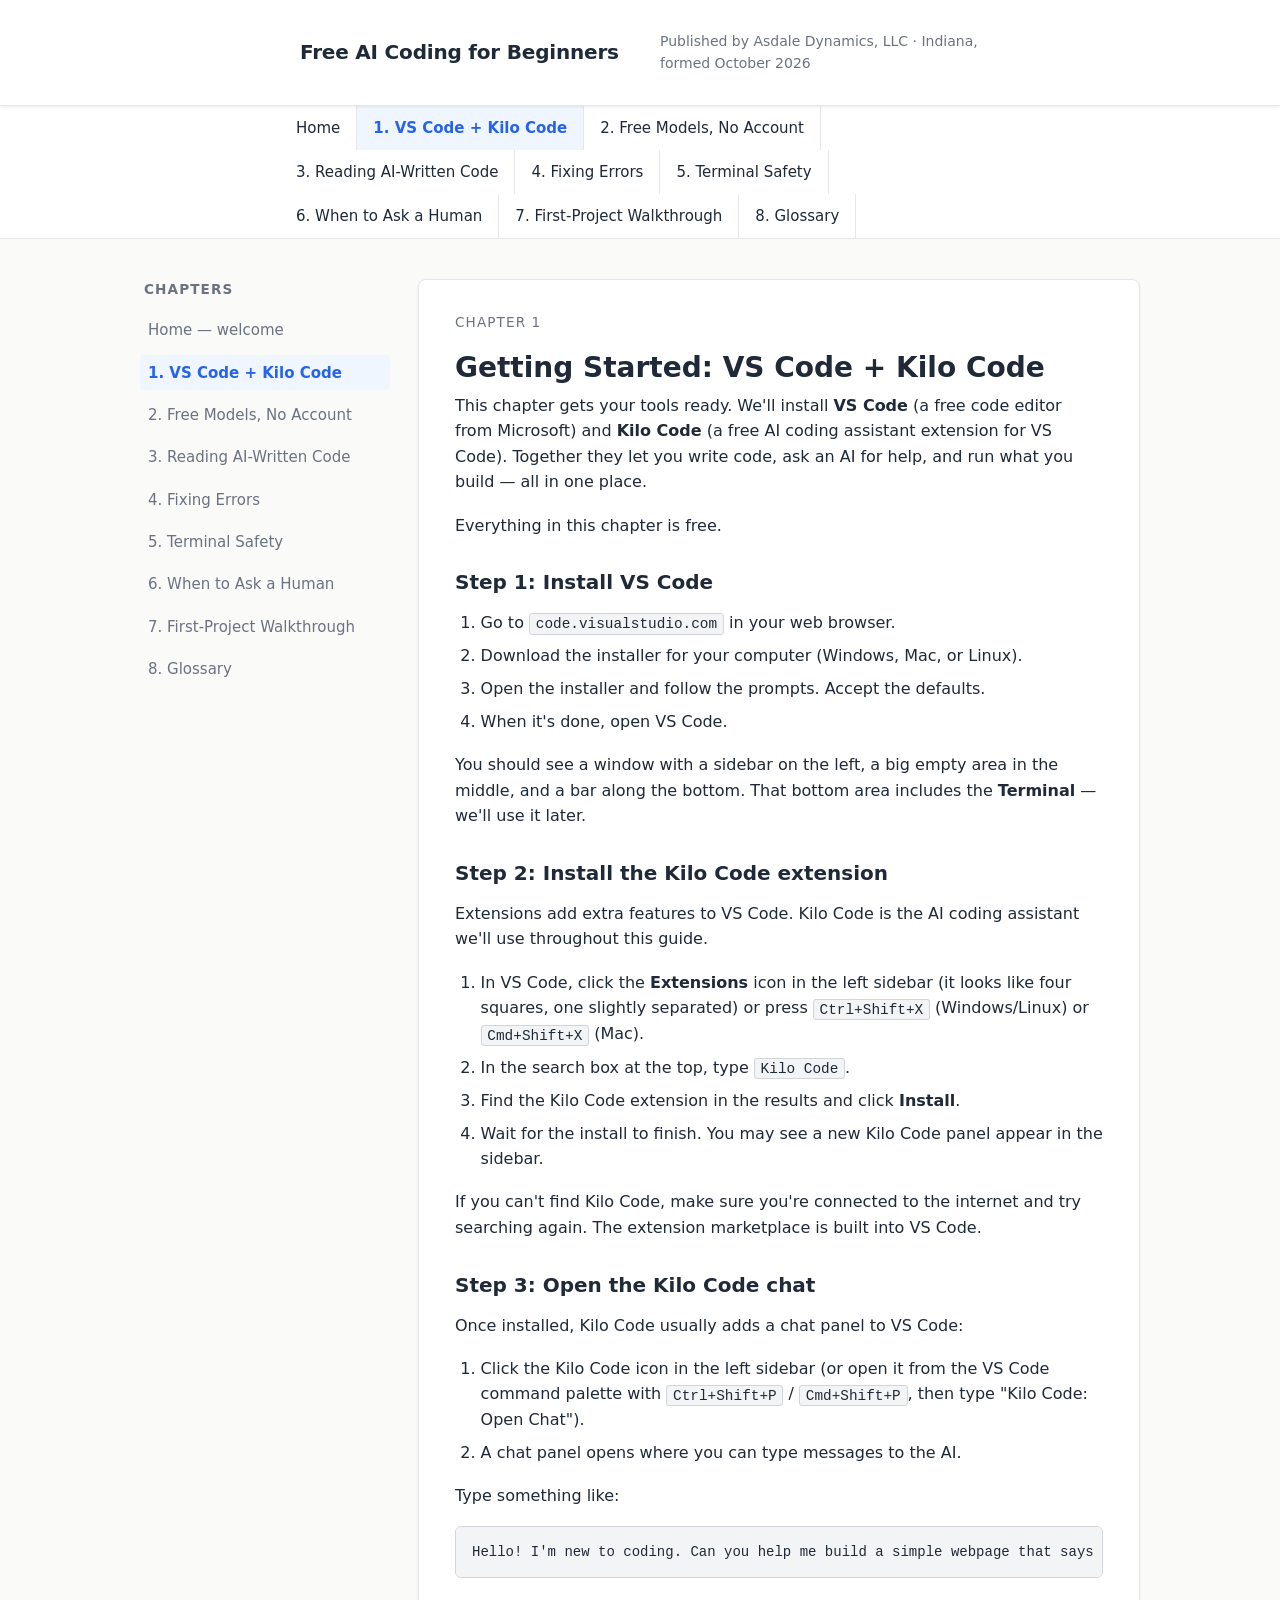
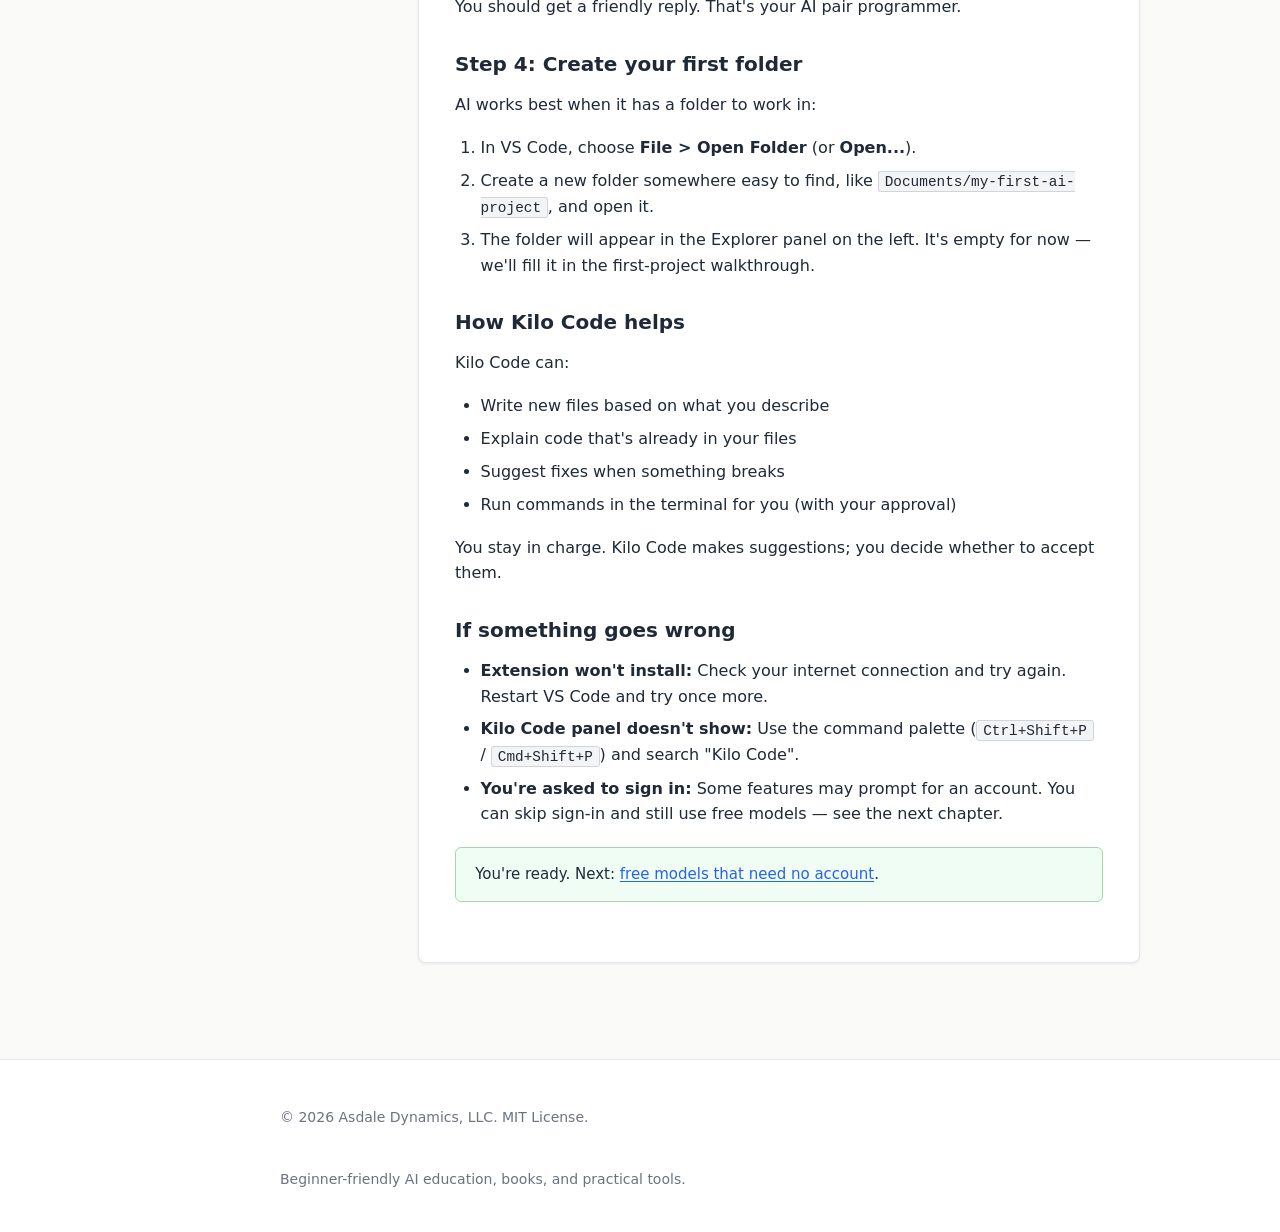
<file: site/getting-started.html>
<!DOCTYPE html>
<html lang="en">
<head>
<meta charset="utf-8">
<meta name="viewport" content="width=device-width, initial-scale=1">
<title>1. Getting Started: VS Code + Kilo Code — Free AI Coding for Beginners</title>
<meta name="description" content="Install VS Code and the Kilo Code AI coding assistant. Free, step by step.">
<link rel="stylesheet" href="style.css">
</head>
<body>

<header class="site-header">
  <div class="site-header-inner">
    <a class="site-title" href="index.html">Free AI Coding for Beginners</a>
    <p class="site-desc">Published by Asdale Dynamics, LLC &middot; Indiana, formed October 2026</p>
  </div>
</header>

<nav class="main-nav">
  <ul class="nav-list">
    <li><a href="index.html">Home</a></li>
    <li><a href="getting-started.html" class="current">1. VS Code + Kilo Code</a></li>
    <li><a href="free-models.html">2. Free Models, No Account</a></li>
    <li><a href="reading-ai-code.html">3. Reading AI-Written Code</a></li>
    <li><a href="fixing-errors.html">4. Fixing Errors</a></li>
    <li><a href="terminal-safety.html">5. Terminal Safety</a></li>
    <li><a href="when-to-ask-human.html">6. When to Ask a Human</a></li>
    <li><a href="first-project.html">7. First-Project Walkthrough</a></li>
    <li><a href="glossary.html">8. Glossary</a></li>
  </ul>
</nav>

<div class="page-wrapper">
  <aside class="sidebar">
    <h2>Chapters</h2>
    <ul class="chapter-list">
      <li><a href="index.html">Home &mdash; welcome</a></li>
      <li><a href="getting-started.html" class="current">1. VS Code + Kilo Code</a></li>
      <li><a href="free-models.html">2. Free Models, No Account</a></li>
      <li><a href="reading-ai-code.html">3. Reading AI-Written Code</a></li>
      <li><a href="fixing-errors.html">4. Fixing Errors</a></li>
      <li><a href="terminal-safety.html">5. Terminal Safety</a></li>
      <li><a href="when-to-ask-human.html">6. When to Ask a Human</a></li>
      <li><a href="first-project.html">7. First-Project Walkthrough</a></li>
      <li><a href="glossary.html">8. Glossary</a></li>
    </ul>
  </aside>

  <div class="content">
    <article>
      <p class="eyebrow">Chapter 1</p>
      <h1>Getting Started: VS Code + Kilo Code</h1>
      <p>This chapter gets your tools ready. We'll install <strong>VS Code</strong> (a free code editor from Microsoft) and <strong>Kilo Code</strong> (a free AI coding assistant extension for VS Code). Together they let you write code, ask an AI for help, and run what you build &mdash; all in one place.</p>
      <p>Everything in this chapter is free.</p>

      <h2>Step 1: Install VS Code</h2>
      <ol>
        <li>Go to <code>code.visualstudio.com</code> in your web browser.</li>
        <li>Download the installer for your computer (Windows, Mac, or Linux).</li>
        <li>Open the installer and follow the prompts. Accept the defaults.</li>
        <li>When it's done, open VS Code.</li>
      </ol>
      <p>You should see a window with a sidebar on the left, a big empty area in the middle, and a bar along the bottom. That bottom area includes the <strong>Terminal</strong> &mdash; we'll use it later.</p>

      <h2>Step 2: Install the Kilo Code extension</h2>
      <p>Extensions add extra features to VS Code. Kilo Code is the AI coding assistant we'll use throughout this guide.</p>
      <ol>
        <li>In VS Code, click the <strong>Extensions</strong> icon in the left sidebar (it looks like four squares, one slightly separated) or press <code>Ctrl+Shift+X</code> (Windows/Linux) or <code>Cmd+Shift+X</code> (Mac).</li>
        <li>In the search box at the top, type <code>Kilo Code</code>.</li>
        <li>Find the Kilo Code extension in the results and click <strong>Install</strong>.</li>
        <li>Wait for the install to finish. You may see a new Kilo Code panel appear in the sidebar.</li>
      </ol>
      <p>If you can't find Kilo Code, make sure you're connected to the internet and try searching again. The extension marketplace is built into VS Code.</p>

      <h2>Step 3: Open the Kilo Code chat</h2>
      <p>Once installed, Kilo Code usually adds a chat panel to VS Code:</p>
      <ol>
        <li>Click the Kilo Code icon in the left sidebar (or open it from the VS Code command palette with <code>Ctrl+Shift+P</code> / <code>Cmd+Shift+P</code>, then type "Kilo Code: Open Chat").</li>
        <li>A chat panel opens where you can type messages to the AI.</li>
      </ol>
      <p>Type something like:</p>
      <pre><code>Hello! I'm new to coding. Can you help me build a simple webpage that says 'Hello, world'?</code></pre>
      <p>You should get a friendly reply. That's your AI pair programmer.</p>

      <h2>Step 4: Create your first folder</h2>
      <p>AI works best when it has a folder to work in:</p>
      <ol>
        <li>In VS Code, choose <strong>File &gt; Open Folder</strong> (or <strong>Open...</strong>).</li>
        <li>Create a new folder somewhere easy to find, like <code>Documents/my-first-ai-project</code>, and open it.</li>
        <li>The folder will appear in the Explorer panel on the left. It's empty for now &mdash; we'll fill it in the first-project walkthrough.</li>
      </ol>

      <h2>How Kilo Code helps</h2>
      <p>Kilo Code can:</p>
      <ul>
        <li>Write new files based on what you describe</li>
        <li>Explain code that's already in your files</li>
        <li>Suggest fixes when something breaks</li>
        <li>Run commands in the terminal for you (with your approval)</li>
      </ul>
      <p>You stay in charge. Kilo Code makes suggestions; you decide whether to accept them.</p>

      <h2>If something goes wrong</h2>
      <ul>
        <li><strong>Extension won't install:</strong> Check your internet connection and try again. Restart VS Code and try once more.</li>
        <li><strong>Kilo Code panel doesn't show:</strong> Use the command palette (<code>Ctrl+Shift+P</code> / <code>Cmd+Shift+P</code>) and search "Kilo Code".</li>
        <li><strong>You're asked to sign in:</strong> Some features may prompt for an account. You can skip sign-in and still use free models &mdash; see the next chapter.</li>
      </ul>

      <p class="note good">You're ready. Next: <a href="free-models.html">free models that need no account</a>.</p>
    </article>
  </div>
</div>

<footer class="site-footer">
  <div class="site-footer-inner">
    <p>&copy; 2026 Asdale Dynamics, LLC. MIT License.</p>
    <p>Beginner-friendly AI education, books, and practical tools.</p>
  </div>
</footer>

</body>
</html>
</file>
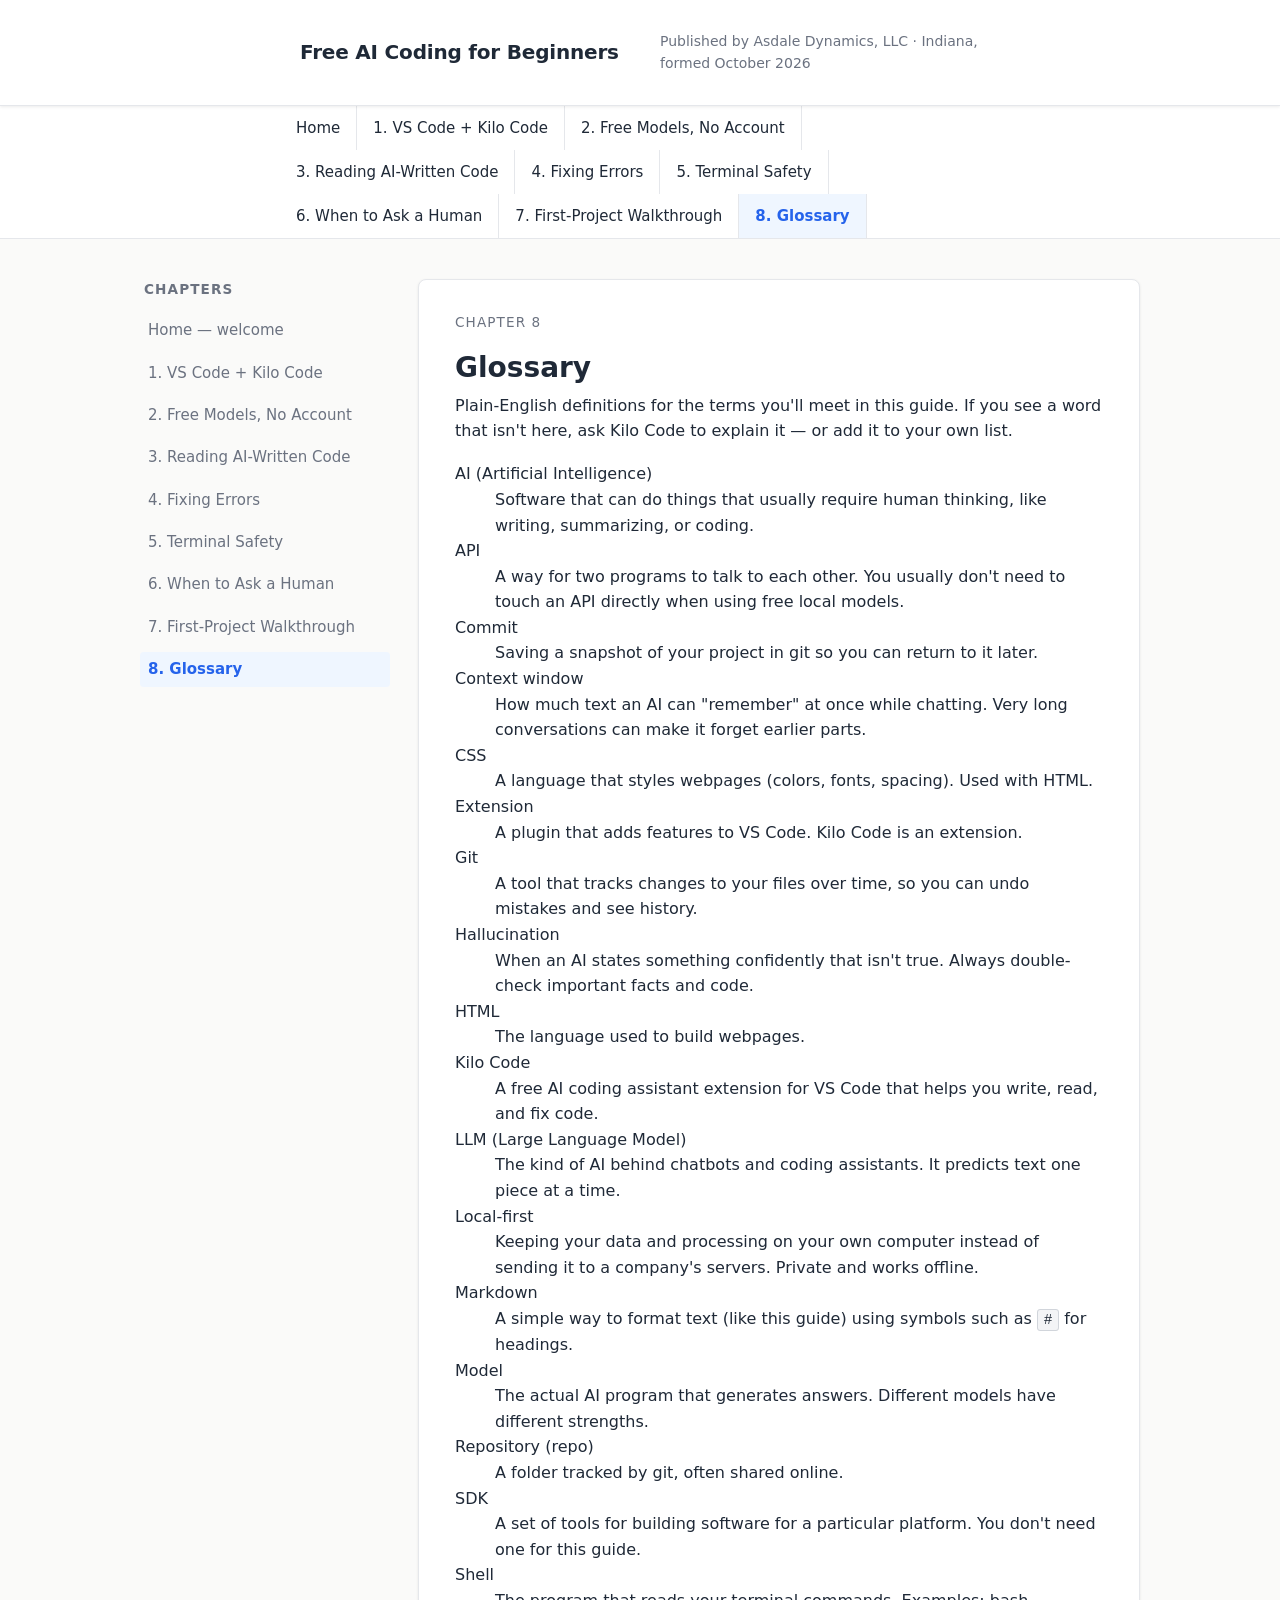
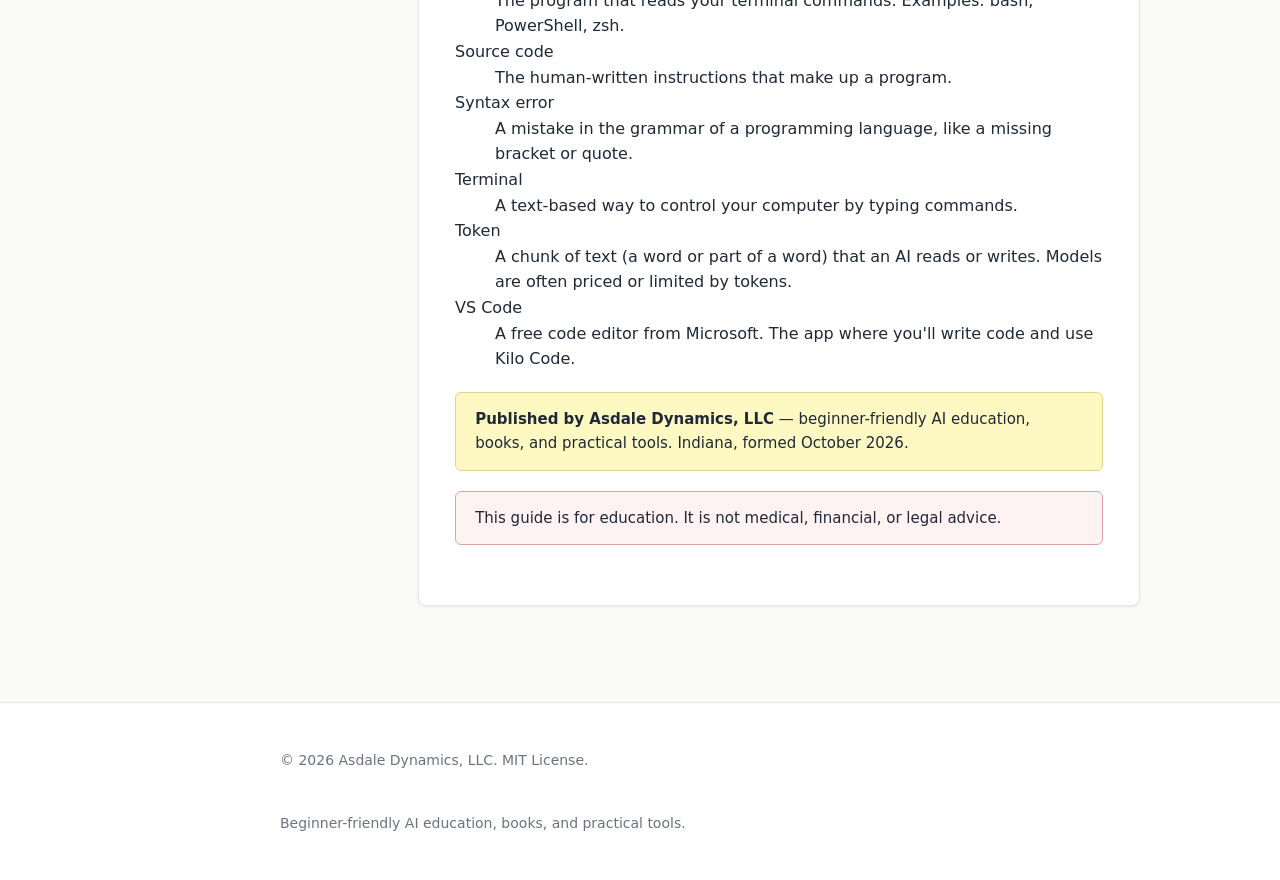
<file: site/glossary.html>
<!DOCTYPE html>
<html lang="en">
<head>
<meta charset="utf-8">
<meta name="viewport" content="width=device-width, initial-scale=1">
<title>8. Glossary — Free AI Coding for Beginners</title>
<meta name="description" content="Plain-English definitions of the terms you'll meet in this beginner AI coding guide.">
<link rel="stylesheet" href="style.css">
</head>
<body>

<header class="site-header">
  <div class="site-header-inner">
    <a class="site-title" href="index.html">Free AI Coding for Beginners</a>
    <p class="site-desc">Published by Asdale Dynamics, LLC &middot; Indiana, formed October 2026</p>
  </div>
</header>

<nav class="main-nav">
  <ul class="nav-list">
    <li><a href="index.html">Home</a></li>
    <li><a href="getting-started.html">1. VS Code + Kilo Code</a></li>
    <li><a href="free-models.html">2. Free Models, No Account</a></li>
    <li><a href="reading-ai-code.html">3. Reading AI-Written Code</a></li>
    <li><a href="fixing-errors.html">4. Fixing Errors</a></li>
    <li><a href="terminal-safety.html">5. Terminal Safety</a></li>
    <li><a href="when-to-ask-human.html">6. When to Ask a Human</a></li>
    <li><a href="first-project.html">7. First-Project Walkthrough</a></li>
    <li><a href="glossary.html" class="current">8. Glossary</a></li>
  </ul>
</nav>

<div class="page-wrapper">
  <aside class="sidebar">
    <h2>Chapters</h2>
    <ul class="chapter-list">
      <li><a href="index.html">Home &mdash; welcome</a></li>
      <li><a href="getting-started.html">1. VS Code + Kilo Code</a></li>
      <li><a href="free-models.html">2. Free Models, No Account</a></li>
      <li><a href="reading-ai-code.html">3. Reading AI-Written Code</a></li>
      <li><a href="fixing-errors.html">4. Fixing Errors</a></li>
      <li><a href="terminal-safety.html">5. Terminal Safety</a></li>
      <li><a href="when-to-ask-human.html">6. When to Ask a Human</a></li>
      <li><a href="first-project.html">7. First-Project Walkthrough</a></li>
      <li><a href="glossary.html" class="current">8. Glossary</a></li>
    </ul>
  </aside>

  <div class="content">
    <article>
      <p class="eyebrow">Chapter 8</p>
      <h1>Glossary</h1>
      <p>Plain-English definitions for the terms you'll meet in this guide. If you see a word that isn't here, ask Kilo Code to explain it &mdash; or add it to your own list.</p>

      <dl>
        <dt>AI (Artificial Intelligence)</dt>
        <dd>Software that can do things that usually require human thinking, like writing, summarizing, or coding.</dd>

        <dt>API</dt>
        <dd>A way for two programs to talk to each other. You usually don't need to touch an API directly when using free local models.</dd>

        <dt>Commit</dt>
        <dd>Saving a snapshot of your project in git so you can return to it later.</dd>

        <dt>Context window</dt>
        <dd>How much text an AI can "remember" at once while chatting. Very long conversations can make it forget earlier parts.</dd>

        <dt>CSS</dt>
        <dd>A language that styles webpages (colors, fonts, spacing). Used with HTML.</dd>

        <dt>Extension</dt>
        <dd>A plugin that adds features to VS Code. Kilo Code is an extension.</dd>

        <dt>Git</dt>
        <dd>A tool that tracks changes to your files over time, so you can undo mistakes and see history.</dd>

        <dt>Hallucination</dt>
        <dd>When an AI states something confidently that isn't true. Always double-check important facts and code.</dd>

        <dt>HTML</dt>
        <dd>The language used to build webpages.</dd>

        <dt>Kilo Code</dt>
        <dd>A free AI coding assistant extension for VS Code that helps you write, read, and fix code.</dd>

        <dt>LLM (Large Language Model)</dt>
        <dd>The kind of AI behind chatbots and coding assistants. It predicts text one piece at a time.</dd>

        <dt>Local-first</dt>
        <dd>Keeping your data and processing on your own computer instead of sending it to a company's servers. Private and works offline.</dd>

        <dt>Markdown</dt>
        <dd>A simple way to format text (like this guide) using symbols such as <code>#</code> for headings.</dd>

        <dt>Model</dt>
        <dd>The actual AI program that generates answers. Different models have different strengths.</dd>

        <dt>Repository (repo)</dt>
        <dd>A folder tracked by git, often shared online.</dd>

        <dt>SDK</dt>
        <dd>A set of tools for building software for a particular platform. You don't need one for this guide.</dd>

        <dt>Shell</dt>
        <dd>The program that reads your terminal commands. Examples: bash, PowerShell, zsh.</dd>

        <dt>Source code</dt>
        <dd>The human-written instructions that make up a program.</dd>

        <dt>Syntax error</dt>
        <dd>A mistake in the grammar of a programming language, like a missing bracket or quote.</dd>

        <dt>Terminal</dt>
        <dd>A text-based way to control your computer by typing commands.</dd>

        <dt>Token</dt>
        <dd>A chunk of text (a word or part of a word) that an AI reads or writes. Models are often priced or limited by tokens.</dd>

        <dt>VS Code</dt>
        <dd>A free code editor from Microsoft. The app where you'll write code and use Kilo Code.</dd>
      </dl>

      <p class="note"><strong>Published by Asdale Dynamics, LLC</strong> &mdash; beginner-friendly AI education, books, and practical tools. Indiana, formed October 2026.</p>
      <p class="note warn">This guide is for education. It is not medical, financial, or legal advice.</p>
    </article>
  </div>
</div>

<footer class="site-footer">
  <div class="site-footer-inner">
    <p>&copy; 2026 Asdale Dynamics, LLC. MIT License.</p>
    <p>Beginner-friendly AI education, books, and practical tools.</p>
  </div>
</footer>

</body>
</html>
</file>
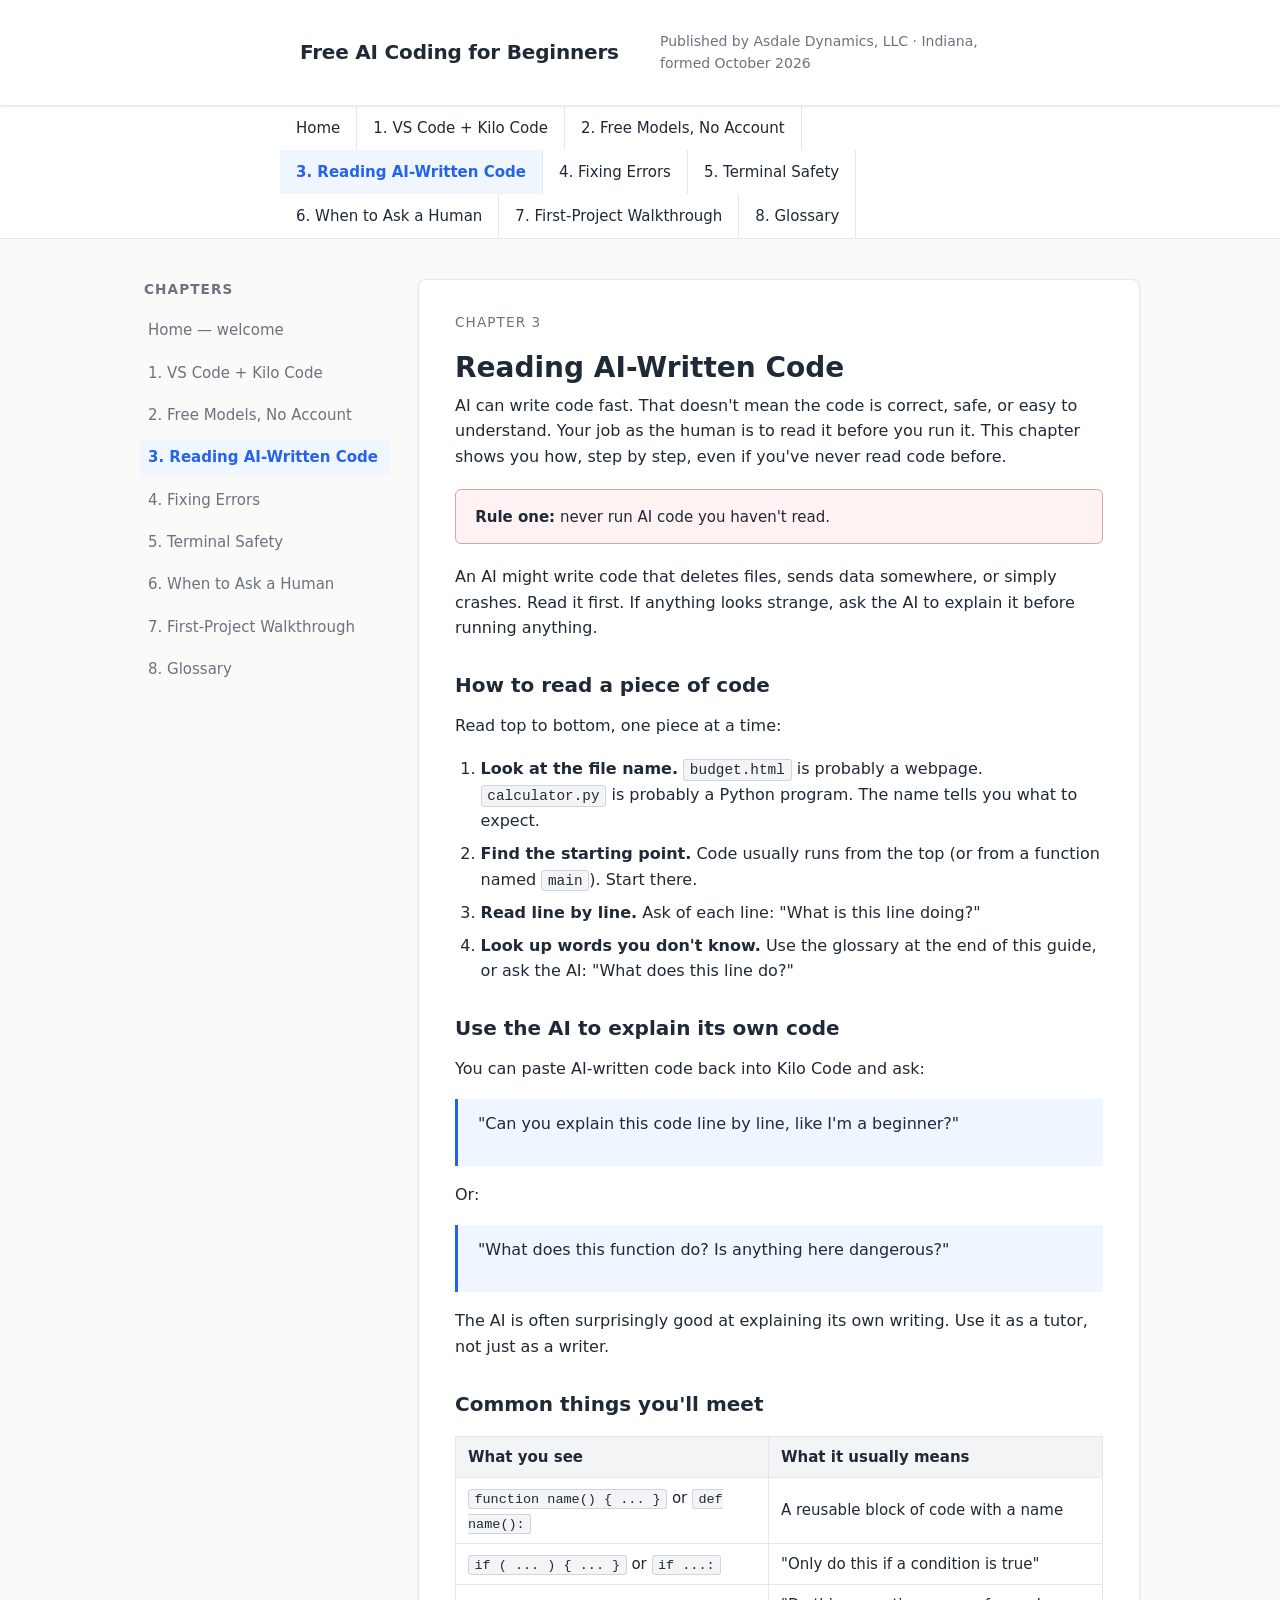
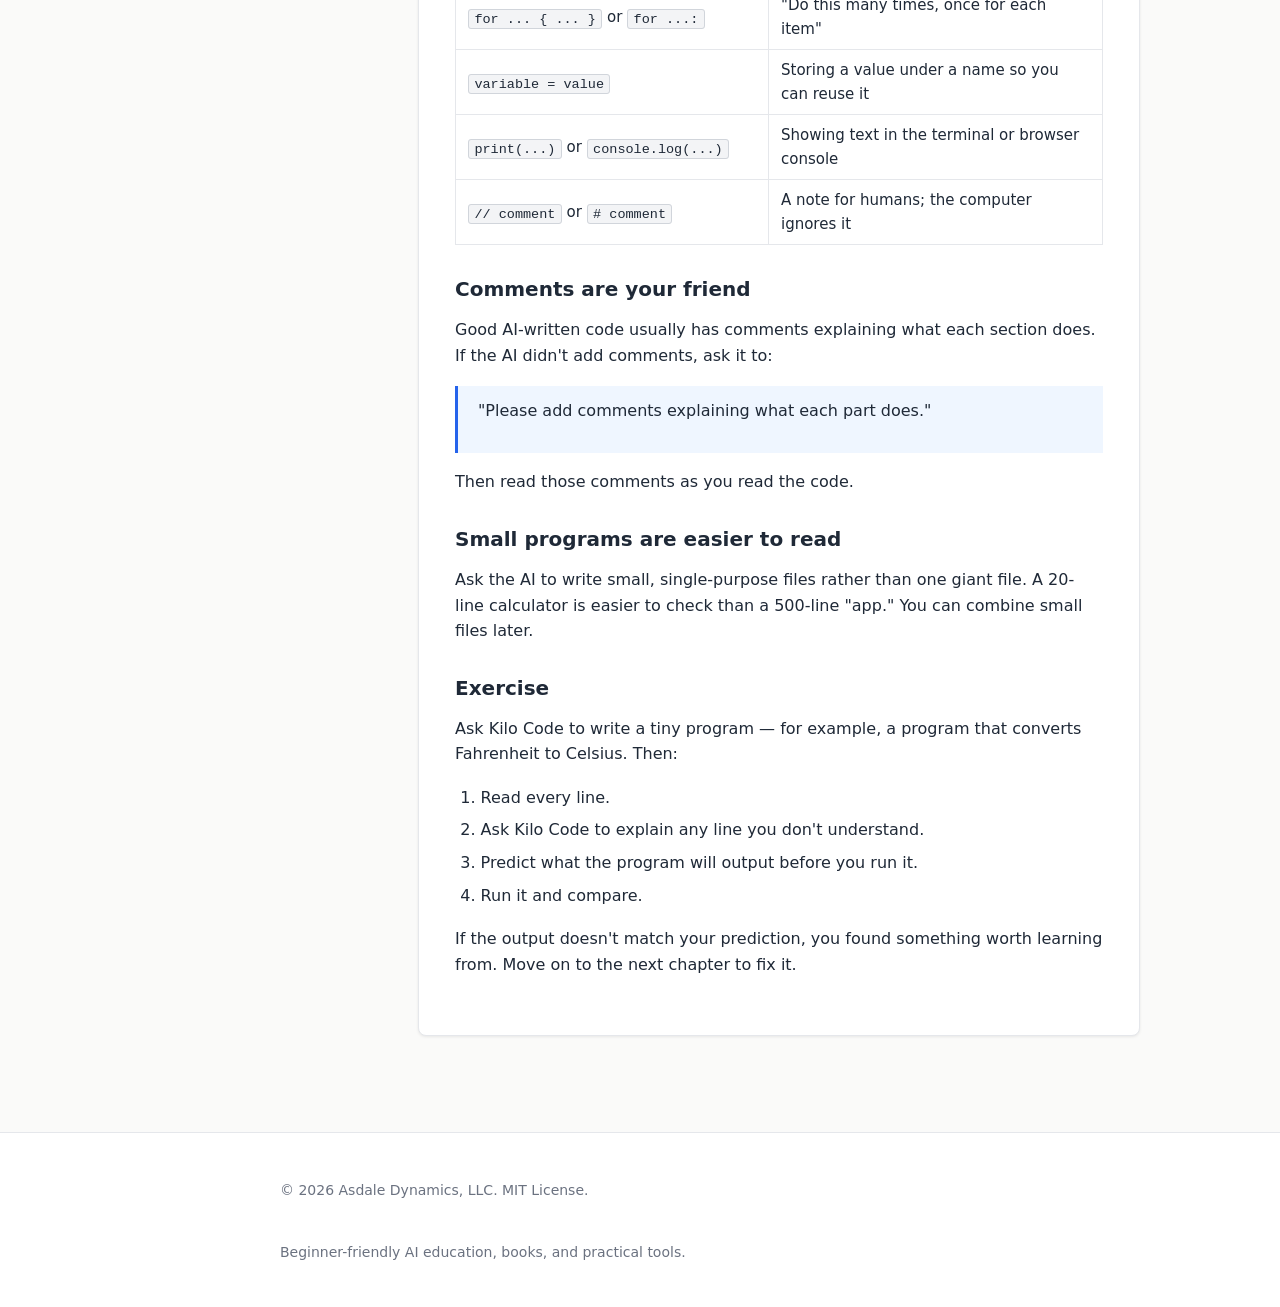
<file: site/reading-ai-code.html>
<!DOCTYPE html>
<html lang="en">
<head>
<meta charset="utf-8">
<meta name="viewport" content="width=device-width, initial-scale=1">
<title>3. Reading AI-Written Code — Free AI Coding for Beginners</title>
<meta name="description" content="How to read code an AI wrote, line by line, without trusting it blindly.">
<link rel="stylesheet" href="style.css">
</head>
<body>

<header class="site-header">
  <div class="site-header-inner">
    <a class="site-title" href="index.html">Free AI Coding for Beginners</a>
    <p class="site-desc">Published by Asdale Dynamics, LLC &middot; Indiana, formed October 2026</p>
  </div>
</header>

<nav class="main-nav">
  <ul class="nav-list">
    <li><a href="index.html">Home</a></li>
    <li><a href="getting-started.html">1. VS Code + Kilo Code</a></li>
    <li><a href="free-models.html">2. Free Models, No Account</a></li>
    <li><a href="reading-ai-code.html" class="current">3. Reading AI-Written Code</a></li>
    <li><a href="fixing-errors.html">4. Fixing Errors</a></li>
    <li><a href="terminal-safety.html">5. Terminal Safety</a></li>
    <li><a href="when-to-ask-human.html">6. When to Ask a Human</a></li>
    <li><a href="first-project.html">7. First-Project Walkthrough</a></li>
    <li><a href="glossary.html">8. Glossary</a></li>
  </ul>
</nav>

<div class="page-wrapper">
  <aside class="sidebar">
    <h2>Chapters</h2>
    <ul class="chapter-list">
      <li><a href="index.html">Home &mdash; welcome</a></li>
      <li><a href="getting-started.html">1. VS Code + Kilo Code</a></li>
      <li><a href="free-models.html">2. Free Models, No Account</a></li>
      <li><a href="reading-ai-code.html" class="current">3. Reading AI-Written Code</a></li>
      <li><a href="fixing-errors.html">4. Fixing Errors</a></li>
      <li><a href="terminal-safety.html">5. Terminal Safety</a></li>
      <li><a href="when-to-ask-human.html">6. When to Ask a Human</a></li>
      <li><a href="first-project.html">7. First-Project Walkthrough</a></li>
      <li><a href="glossary.html">8. Glossary</a></li>
    </ul>
  </aside>

  <div class="content">
    <article>
      <p class="eyebrow">Chapter 3</p>
      <h1>Reading AI-Written Code</h1>
      <p>AI can write code fast. That doesn't mean the code is correct, safe, or easy to understand. Your job as the human is to read it before you run it. This chapter shows you how, step by step, even if you've never read code before.</p>

      <p class="note warn"><strong>Rule one:</strong> never run AI code you haven't read.</p>
      <p>An AI might write code that deletes files, sends data somewhere, or simply crashes. Read it first. If anything looks strange, ask the AI to explain it before running anything.</p>

      <h2>How to read a piece of code</h2>
      <p>Read top to bottom, one piece at a time:</p>
      <ol>
        <li><strong>Look at the file name.</strong> <code>budget.html</code> is probably a webpage. <code>calculator.py</code> is probably a Python program. The name tells you what to expect.</li>
        <li><strong>Find the starting point.</strong> Code usually runs from the top (or from a function named <code>main</code>). Start there.</li>
        <li><strong>Read line by line.</strong> Ask of each line: "What is this line doing?"</li>
        <li><strong>Look up words you don't know.</strong> Use the glossary at the end of this guide, or ask the AI: "What does this line do?"</li>
      </ol>

      <h2>Use the AI to explain its own code</h2>
      <p>You can paste AI-written code back into Kilo Code and ask:</p>
      <blockquote>
        <p>"Can you explain this code line by line, like I'm a beginner?"</p>
      </blockquote>
      <p>Or:</p>
      <blockquote>
        <p>"What does this function do? Is anything here dangerous?"</p>
      </blockquote>
      <p>The AI is often surprisingly good at explaining its own writing. Use it as a tutor, not just as a writer.</p>

      <h2>Common things you'll meet</h2>
      <table>
        <thead>
          <tr><th>What you see</th><th>What it usually means</th></tr>
        </thead>
        <tbody>
          <tr><td><code>function name() { ... }</code> or <code>def name():</code></td><td>A reusable block of code with a name</td></tr>
          <tr><td><code>if ( ... ) { ... }</code> or <code>if ...:</code></td><td>"Only do this if a condition is true"</td></tr>
          <tr><td><code>for ... { ... }</code> or <code>for ...:</code></td><td>"Do this many times, once for each item"</td></tr>
          <tr><td><code>variable = value</code></td><td>Storing a value under a name so you can reuse it</td></tr>
          <tr><td><code>print(...)</code> or <code>console.log(...)</code></td><td>Showing text in the terminal or browser console</td></tr>
          <tr><td><code>// comment</code> or <code># comment</code></td><td>A note for humans; the computer ignores it</td></tr>
        </tbody>
      </table>

      <h2>Comments are your friend</h2>
      <p>Good AI-written code usually has comments explaining what each section does. If the AI didn't add comments, ask it to:</p>
      <blockquote>
        <p>"Please add comments explaining what each part does."</p>
      </blockquote>
      <p>Then read those comments as you read the code.</p>

      <h2>Small programs are easier to read</h2>
      <p>Ask the AI to write small, single-purpose files rather than one giant file. A 20-line calculator is easier to check than a 500-line "app." You can combine small files later.</p>

      <h2>Exercise</h2>
      <p>Ask Kilo Code to write a tiny program &mdash; for example, a program that converts Fahrenheit to Celsius. Then:</p>
      <ol>
        <li>Read every line.</li>
        <li>Ask Kilo Code to explain any line you don't understand.</li>
        <li>Predict what the program will output before you run it.</li>
        <li>Run it and compare.</li>
      </ol>
      <p>If the output doesn't match your prediction, you found something worth learning from. Move on to the next chapter to fix it.</p>
    </article>
  </div>
</div>

<footer class="site-footer">
  <div class="site-footer-inner">
    <p>&copy; 2026 Asdale Dynamics, LLC. MIT License.</p>
    <p>Beginner-friendly AI education, books, and practical tools.</p>
  </div>
</footer>

</body>
</html>
</file>
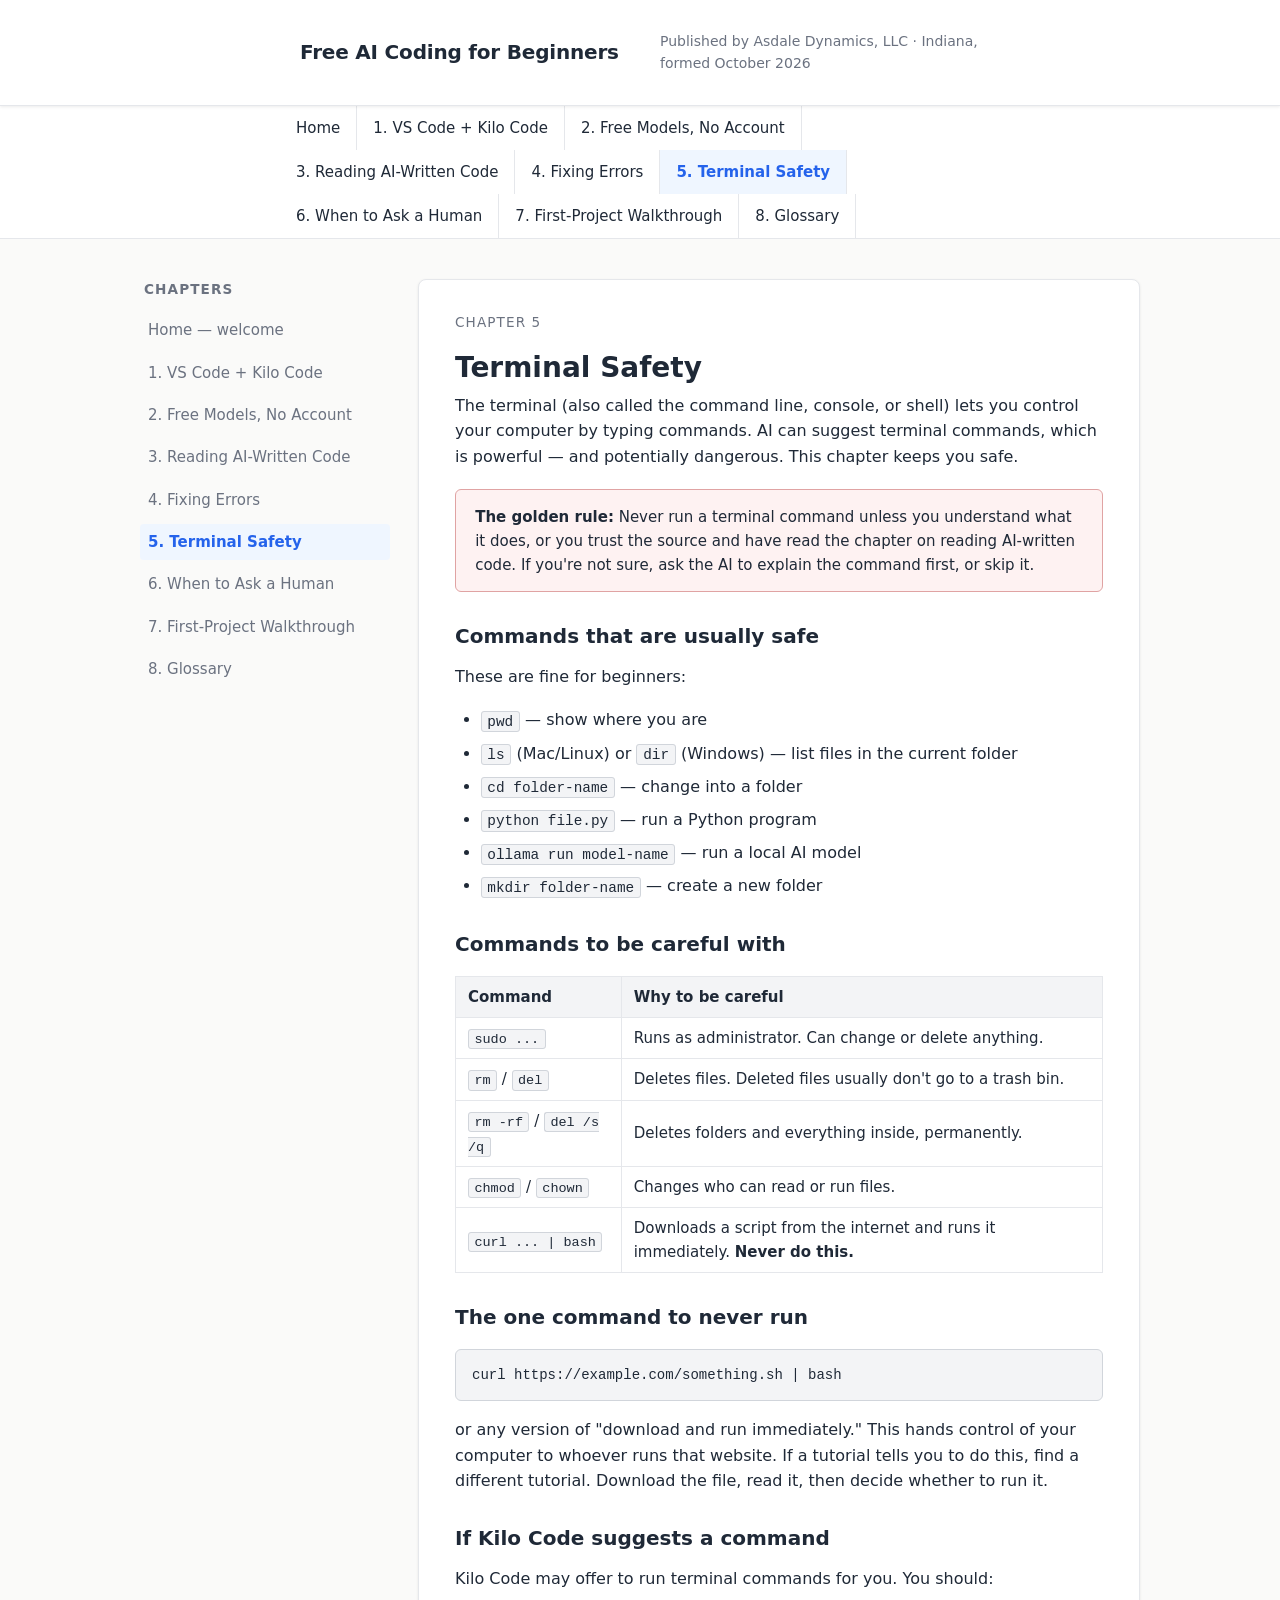
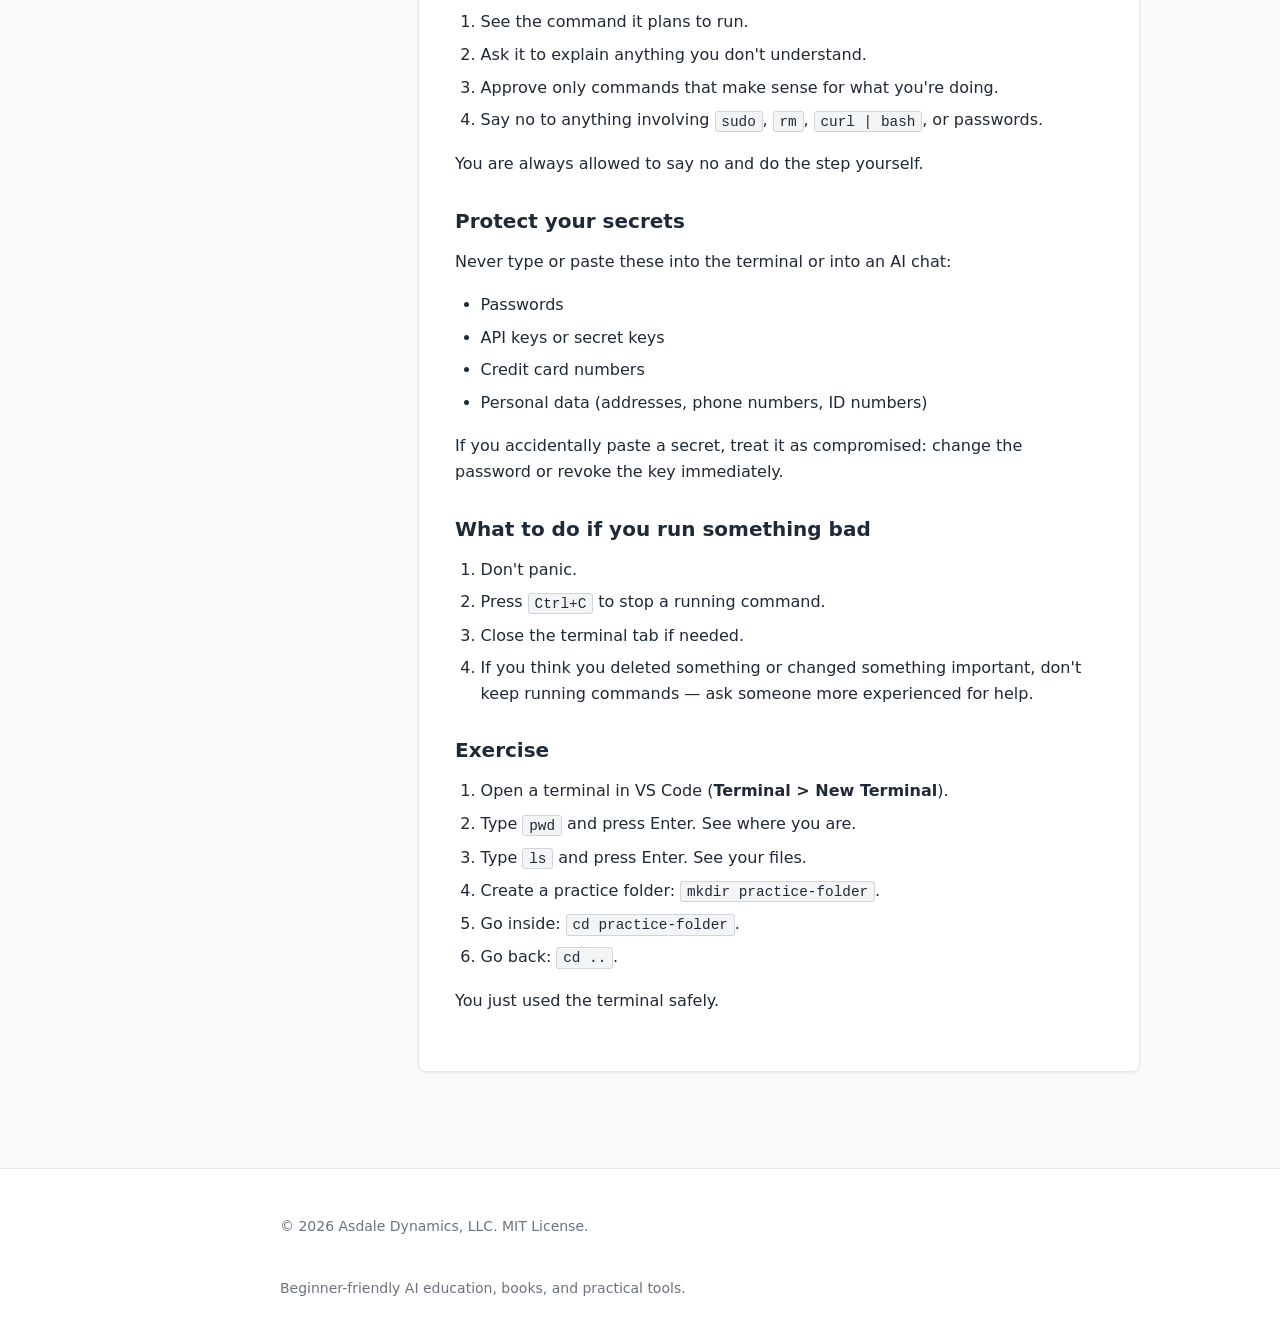
<file: site/terminal-safety.html>
<!DOCTYPE html>
<html lang="en">
<head>
<meta charset="utf-8">
<meta name="viewport" content="width=device-width, initial-scale=1">
<title>5. Terminal Safety — Free AI Coding for Beginners</title>
<meta name="description" content="Run terminal commands safely. Never curl | bash, avoid sudo with unfamiliar scripts, protect your secrets.">
<link rel="stylesheet" href="style.css">
</head>
<body>

<header class="site-header">
  <div class="site-header-inner">
    <a class="site-title" href="index.html">Free AI Coding for Beginners</a>
    <p class="site-desc">Published by Asdale Dynamics, LLC &middot; Indiana, formed October 2026</p>
  </div>
</header>

<nav class="main-nav">
  <ul class="nav-list">
    <li><a href="index.html">Home</a></li>
    <li><a href="getting-started.html">1. VS Code + Kilo Code</a></li>
    <li><a href="free-models.html">2. Free Models, No Account</a></li>
    <li><a href="reading-ai-code.html">3. Reading AI-Written Code</a></li>
    <li><a href="fixing-errors.html">4. Fixing Errors</a></li>
    <li><a href="terminal-safety.html" class="current">5. Terminal Safety</a></li>
    <li><a href="when-to-ask-human.html">6. When to Ask a Human</a></li>
    <li><a href="first-project.html">7. First-Project Walkthrough</a></li>
    <li><a href="glossary.html">8. Glossary</a></li>
  </ul>
</nav>

<div class="page-wrapper">
  <aside class="sidebar">
    <h2>Chapters</h2>
    <ul class="chapter-list">
      <li><a href="index.html">Home &mdash; welcome</a></li>
      <li><a href="getting-started.html">1. VS Code + Kilo Code</a></li>
      <li><a href="free-models.html">2. Free Models, No Account</a></li>
      <li><a href="reading-ai-code.html">3. Reading AI-Written Code</a></li>
      <li><a href="fixing-errors.html">4. Fixing Errors</a></li>
      <li><a href="terminal-safety.html" class="current">5. Terminal Safety</a></li>
      <li><a href="when-to-ask-human.html">6. When to Ask a Human</a></li>
      <li><a href="first-project.html">7. First-Project Walkthrough</a></li>
      <li><a href="glossary.html">8. Glossary</a></li>
    </ul>
  </aside>

  <div class="content">
    <article>
      <p class="eyebrow">Chapter 5</p>
      <h1>Terminal Safety</h1>
      <p>The terminal (also called the command line, console, or shell) lets you control your computer by typing commands. AI can suggest terminal commands, which is powerful &mdash; and potentially dangerous. This chapter keeps you safe.</p>

      <p class="note warn"><strong>The golden rule:</strong> Never run a terminal command unless you understand what it does, or you trust the source and have read the chapter on reading AI-written code. If you're not sure, ask the AI to explain the command first, or skip it.</p>

      <h2>Commands that are usually safe</h2>
      <p>These are fine for beginners:</p>
      <ul>
        <li><code>pwd</code> &mdash; show where you are</li>
        <li><code>ls</code> (Mac/Linux) or <code>dir</code> (Windows) &mdash; list files in the current folder</li>
        <li><code>cd folder-name</code> &mdash; change into a folder</li>
        <li><code>python file.py</code> &mdash; run a Python program</li>
        <li><code>ollama run model-name</code> &mdash; run a local AI model</li>
        <li><code>mkdir folder-name</code> &mdash; create a new folder</li>
      </ul>

      <h2>Commands to be careful with</h2>
      <table>
        <thead>
          <tr><th>Command</th><th>Why to be careful</th></tr>
        </thead>
        <tbody>
          <tr><td><code>sudo ...</code></td><td>Runs as administrator. Can change or delete anything.</td></tr>
          <tr><td><code>rm</code> / <code>del</code></td><td>Deletes files. Deleted files usually don't go to a trash bin.</td></tr>
          <tr><td><code>rm -rf</code> / <code>del /s /q</code></td><td>Deletes folders and everything inside, permanently.</td></tr>
          <tr><td><code>chmod</code> / <code>chown</code></td><td>Changes who can read or run files.</td></tr>
          <tr><td><code>curl ... | bash</code></td><td>Downloads a script from the internet and runs it immediately. <strong>Never do this.</strong></td></tr>
        </tbody>
      </table>

      <h2>The one command to never run</h2>
      <pre><code>curl https://example.com/something.sh | bash</code></pre>
      <p>or any version of "download and run immediately." This hands control of your computer to whoever runs that website. If a tutorial tells you to do this, find a different tutorial. Download the file, read it, then decide whether to run it.</p>

      <h2>If Kilo Code suggests a command</h2>
      <p>Kilo Code may offer to run terminal commands for you. You should:</p>
      <ol>
        <li>See the command it plans to run.</li>
        <li>Ask it to explain anything you don't understand.</li>
        <li>Approve only commands that make sense for what you're doing.</li>
        <li>Say no to anything involving <code>sudo</code>, <code>rm</code>, <code>curl | bash</code>, or passwords.</li>
      </ol>
      <p>You are always allowed to say no and do the step yourself.</p>

      <h2>Protect your secrets</h2>
      <p>Never type or paste these into the terminal or into an AI chat:</p>
      <ul>
        <li>Passwords</li>
        <li>API keys or secret keys</li>
        <li>Credit card numbers</li>
        <li>Personal data (addresses, phone numbers, ID numbers)</li>
      </ul>
      <p>If you accidentally paste a secret, treat it as compromised: change the password or revoke the key immediately.</p>

      <h2>What to do if you run something bad</h2>
      <ol>
        <li>Don't panic.</li>
        <li>Press <code>Ctrl+C</code> to stop a running command.</li>
        <li>Close the terminal tab if needed.</li>
        <li>If you think you deleted something or changed something important, don't keep running commands &mdash; ask someone more experienced for help.</li>
      </ol>

      <h2>Exercise</h2>
      <ol>
        <li>Open a terminal in VS Code (<strong>Terminal &gt; New Terminal</strong>).</li>
        <li>Type <code>pwd</code> and press Enter. See where you are.</li>
        <li>Type <code>ls</code> and press Enter. See your files.</li>
        <li>Create a practice folder: <code>mkdir practice-folder</code>.</li>
        <li>Go inside: <code>cd practice-folder</code>.</li>
        <li>Go back: <code>cd ..</code>.</li>
      </ol>
      <p>You just used the terminal safely.</p>
    </article>
  </div>
</div>

<footer class="site-footer">
  <div class="site-footer-inner">
    <p>&copy; 2026 Asdale Dynamics, LLC. MIT License.</p>
    <p>Beginner-friendly AI education, books, and practical tools.</p>
  </div>
</footer>

</body>
</html>
</file>
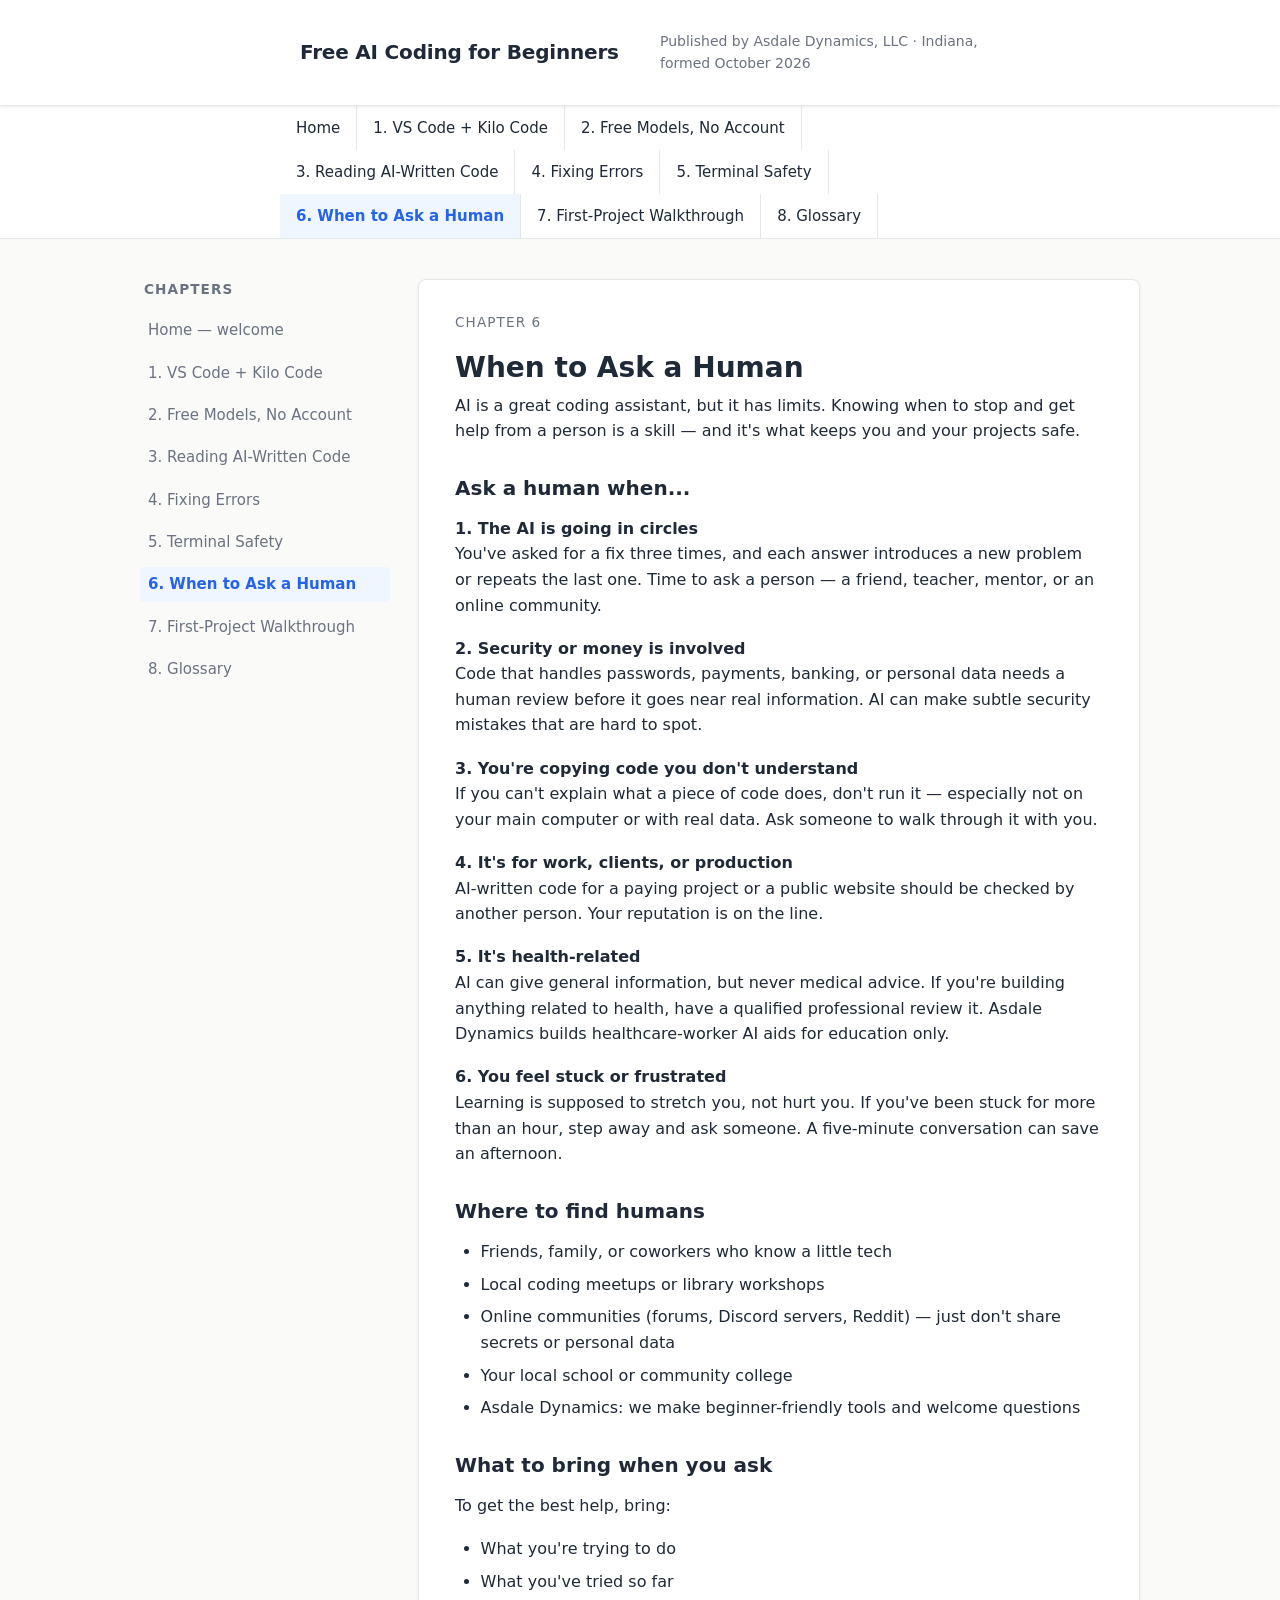
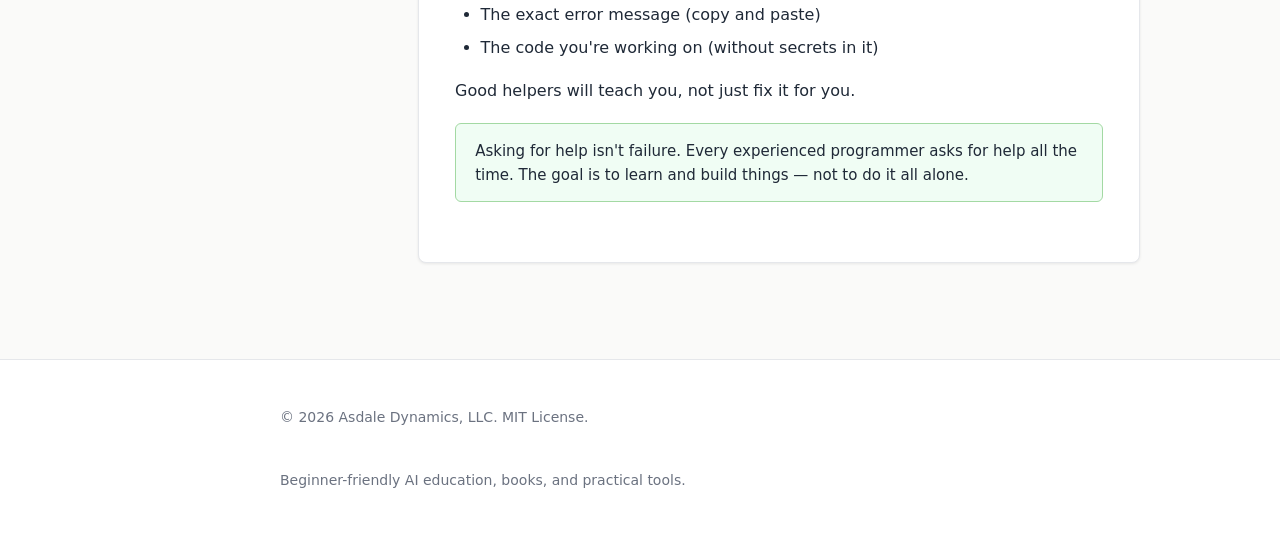
<file: site/when-to-ask-human.html>
<!DOCTYPE html>
<html lang="en">
<head>
<meta charset="utf-8">
<meta name="viewport" content="width=device-width, initial-scale=1">
<title>6. When to Ask a Human — Free AI Coding for Beginners</title>
<meta name="description" content="Knowing when to stop using AI and ask a person for help: security, money, production, health, going in circles.">
<link rel="stylesheet" href="style.css">
</head>
<body>

<header class="site-header">
  <div class="site-header-inner">
    <a class="site-title" href="index.html">Free AI Coding for Beginners</a>
    <p class="site-desc">Published by Asdale Dynamics, LLC &middot; Indiana, formed October 2026</p>
  </div>
</header>

<nav class="main-nav">
  <ul class="nav-list">
    <li><a href="index.html">Home</a></li>
    <li><a href="getting-started.html">1. VS Code + Kilo Code</a></li>
    <li><a href="free-models.html">2. Free Models, No Account</a></li>
    <li><a href="reading-ai-code.html">3. Reading AI-Written Code</a></li>
    <li><a href="fixing-errors.html">4. Fixing Errors</a></li>
    <li><a href="terminal-safety.html">5. Terminal Safety</a></li>
    <li><a href="when-to-ask-human.html" class="current">6. When to Ask a Human</a></li>
    <li><a href="first-project.html">7. First-Project Walkthrough</a></li>
    <li><a href="glossary.html">8. Glossary</a></li>
  </ul>
</nav>

<div class="page-wrapper">
  <aside class="sidebar">
    <h2>Chapters</h2>
    <ul class="chapter-list">
      <li><a href="index.html">Home &mdash; welcome</a></li>
      <li><a href="getting-started.html">1. VS Code + Kilo Code</a></li>
      <li><a href="free-models.html">2. Free Models, No Account</a></li>
      <li><a href="reading-ai-code.html">3. Reading AI-Written Code</a></li>
      <li><a href="fixing-errors.html">4. Fixing Errors</a></li>
      <li><a href="terminal-safety.html">5. Terminal Safety</a></li>
      <li><a href="when-to-ask-human.html" class="current">6. When to Ask a Human</a></li>
      <li><a href="first-project.html">7. First-Project Walkthrough</a></li>
      <li><a href="glossary.html">8. Glossary</a></li>
    </ul>
  </aside>

  <div class="content">
    <article>
      <p class="eyebrow">Chapter 6</p>
      <h1>When to Ask a Human</h1>
      <p>AI is a great coding assistant, but it has limits. Knowing when to stop and get help from a person is a skill &mdash; and it's what keeps you and your projects safe.</p>

      <h2>Ask a human when...</h2>
      <p><strong>1. The AI is going in circles</strong><br>
      You've asked for a fix three times, and each answer introduces a new problem or repeats the last one. Time to ask a person &mdash; a friend, teacher, mentor, or an online community.</p>

      <p><strong>2. Security or money is involved</strong><br>
      Code that handles passwords, payments, banking, or personal data needs a human review before it goes near real information. AI can make subtle security mistakes that are hard to spot.</p>

      <p><strong>3. You're copying code you don't understand</strong><br>
      If you can't explain what a piece of code does, don't run it &mdash; especially not on your main computer or with real data. Ask someone to walk through it with you.</p>

      <p><strong>4. It's for work, clients, or production</strong><br>
      AI-written code for a paying project or a public website should be checked by another person. Your reputation is on the line.</p>

      <p><strong>5. It's health-related</strong><br>
      AI can give general information, but never medical advice. If you're building anything related to health, have a qualified professional review it. Asdale Dynamics builds healthcare-worker AI aids for education only.</p>

      <p><strong>6. You feel stuck or frustrated</strong><br>
      Learning is supposed to stretch you, not hurt you. If you've been stuck for more than an hour, step away and ask someone. A five-minute conversation can save an afternoon.</p>

      <h2>Where to find humans</h2>
      <ul>
        <li>Friends, family, or coworkers who know a little tech</li>
        <li>Local coding meetups or library workshops</li>
        <li>Online communities (forums, Discord servers, Reddit) &mdash; just don't share secrets or personal data</li>
        <li>Your local school or community college</li>
        <li>Asdale Dynamics: we make beginner-friendly tools and welcome questions</li>
      </ul>

      <h2>What to bring when you ask</h2>
      <p>To get the best help, bring:</p>
      <ul>
        <li>What you're trying to do</li>
        <li>What you've tried so far</li>
        <li>The exact error message (copy and paste)</li>
        <li>The code you're working on (without secrets in it)</li>
      </ul>
      <p>Good helpers will teach you, not just fix it for you.</p>

      <p class="note good">Asking for help isn't failure. Every experienced programmer asks for help all the time. The goal is to learn and build things &mdash; not to do it all alone.</p>
    </article>
  </div>
</div>

<footer class="site-footer">
  <div class="site-footer-inner">
    <p>&copy; 2026 Asdale Dynamics, LLC. MIT License.</p>
    <p>Beginner-friendly AI education, books, and practical tools.</p>
  </div>
</footer>

</body>
</html>
</file>
<file: site/style.css>
/* Free AI Coding for Beginners — static site styles */
/* Published by Asdale Dynamics, LLC */

:root {
  --bg: #fafaf9;
  --surface: #ffffff;
  --text: #1f2937;
  --muted: #6b7280;
  --accent: #2563eb;
  --accent-hover: #1d4ed8;
  --border: #e5e7eb;
  --code-bg: #f3f4f6;
  --code-border: #d1d5db;
  --nav-bg: #ffffff;
  --shadow: 0 1px 3px rgba(0,0,0,0.08);
  --max-width: 720px;
}

* { box-sizing: border-box; }

html {
  scroll-behavior: smooth;
}

body {
  margin: 0;
  font-family: ui-sans-serif, system-ui, -apple-system, Segoe UI, Roboto, Helvetica, Arial, sans-serif;
  color: var(--text);
  background: var(--bg);
  line-height: 1.6;
}

/* Header / site branding */
.site-header {
  background: var(--surface);
  border-bottom: 1px solid var(--border);
  position: sticky;
  top: 0;
  z-index: 30;
  box-shadow: var(--shadow);
}

.site-header-inner {
  max-width: var(--max-width);
  margin: 0 auto;
  padding: 1rem 1.25rem;
  display: flex;
  align-items: center;
  gap: 1rem;
  flex-wrap: wrap;
}

.site-title {
  font-size: 1.25rem;
  font-weight: 700;
  color: var(--text);
  text-decoration: none;
  letter-spacing: -0.01em;
}

.site-title:hover {
  color: var(--accent);
}

.site-desc {
  font-size: 0.875rem;
  color: var(--muted);
  margin-left: auto;
  max-width: 320px;
}

/* Navigation */
.main-nav {
  background: var(--nav-bg);
  border-bottom: 1px solid var(--border);
}

.nav-list {
  list-style: none;
  margin: 0;
  padding: 0;
  display: flex;
  flex-wrap: wrap;
  max-width: var(--max-width);
  margin-left: auto;
  margin-right: auto;
}

.nav-list li {
  border-right: 1px solid var(--border);
}

.nav-list a {
  display: block;
  padding: 0.625rem 1rem;
  font-size: 0.9375rem;
  color: var(--text);
  text-decoration: none;
}

.nav-list a:hover,
.nav-list a:focus {
  background: var(--code-bg);
  color: var(--accent);
  outline: none;
}

.nav-list a.current {
  color: var(--accent);
  font-weight: 600;
  background: #eff6ff;
}

/* Main content layout */
.page-wrapper {
  display: flex;
  max-width: 1040px;
  margin: 0 auto;
  padding: 2.5rem 1.25rem 4rem;
  gap: 1.75rem;
}

.sidebar {
  flex: 0 0 250px;
  position: sticky;
  top: 140px;
}

.sidebar h2 {
  font-size: 0.85rem;
  text-transform: uppercase;
  letter-spacing: 0.08em;
  color: var(--muted);
  margin: 0 0 0.75rem;
  padding-left: 0.25rem;
}

.chapter-list {
  list-style: none;
  margin: 0;
  padding: 0;
  font-size: 0.9375rem;
}

.chapter-list li {
  margin: 0 0 0.45rem;
}

.chapter-list a {
  color: var(--muted);
  text-decoration: none;
  padding: 0.35rem 0.5rem;
  border-radius: 4px;
  display: block;
}

.chapter-list a:hover,
.chapter-list a:focus {
  background: var(--code-bg);
  color: var(--accent);
  outline: none;
}

.chapter-list a.current {
  color: var(--accent);
  font-weight: 600;
  background: #eff6ff;
}

.content {
  flex: 1;
  min-width: 0;
}

article {
  background: var(--surface);
  border: 1px solid var(--border);
  border-radius: 8px;
  padding: 2rem 2.25rem 2.5rem;
  box-shadow: var(--shadow);
}

article h1 {
  font-size: 1.75rem;
  margin: 0 0 0.5rem;
  line-height: 1.25;
  color: var(--text);
}

article .eyebrow {
  font-size: 0.85rem;
  text-transform: uppercase;
  letter-spacing: 0.08em;
  color: var(--muted);
  margin-bottom: 1rem;
}

article p {
  margin: 0 0 1.1rem;
}

article h2 {
  font-size: 1.25rem;
  margin: 1.75rem 0 0.75rem;
  color: var(--text);
}

article h3 {
  font-size: 1.05rem;
  margin: 1.4rem 0 0.6rem;
  color: var(--text);
}

article a {
  color: var(--accent);
  text-decoration: underline;
  text-underline-offset: 2px;
}

article a:hover {
  color: var(--accent-hover);
}

article ul,
article ol {
  margin: 0 0 1.1rem 1.6rem;
  padding: 0;
}

article li {
  margin: 0 0 0.45rem;
}

article table {
  width: 100%;
  border-collapse: collapse;
  margin: 1rem 0 1.5rem;
  font-size: 0.9375rem;
}

article th,
article td {
  border: 1px solid var(--border);
  padding: 0.5rem 0.75rem;
  text-align: left;
}

article th {
  background: var(--code-bg);
  font-weight: 600;
}

article code {
  font-family: ui-monospace, SFMono-Regular, Menlo, Consolas, monospace;
  font-size: 0.9em;
  background: var(--code-bg);
  border: 1px solid var(--code-border);
  border-radius: 3px;
  padding: 0.12em 0.4em;
}

article pre {
  font-family: ui-monospace, SFMono-Regular, Menlo, Consolas, monospace;
  font-size: 0.875rem;
  background: var(--code-bg);
  border: 1px solid var(--code-border);
  border-radius: 6px;
  padding: 0.85rem 1rem;
  margin: 1rem 0;
  overflow-x: auto;
}

article pre code {
  background: transparent;
  border: none;
  padding: 0;
  font-size: inherit;
}

article blockquote {
  border-left: 3px solid var(--accent);
  margin: 1rem 0;
  padding: 0.75rem 1.25rem;
  background: #eff6ff;
  color: var(--text);
}

article .note {
  background: #fef9c3;
  border: 1px solid #e5d18a;
  border-radius: 6px;
  padding: 0.9rem 1.2rem;
  margin: 1.25rem 0;
  font-size: 0.9375rem;
}

article .note.warn {
  background: #fef2f2;
  border-color: #e0a3a3;
}

article .note.good {
  background: #f0fdf4;
  border-color: #a3d9a3;
}

article .note b {
  color: inherit;
}

/* Footer */
.site-footer {
  border-top: 1px solid var(--border);
  background: var(--surface);
  padding: 2rem 1.25rem;
  margin-top: 2rem;
}

.site-footer-inner {
  max-width: var(--max-width);
  margin: 0 auto;
  display: flex;
  flex-direction: column;
  gap: 0.75rem;
  font-size: 0.875rem;
  color: var(--muted);
}

.site-footer a {
  color: var(--accent);
  text-decoration: underline;
}

/* Responsive */
@media (max-width: 760px) {
  .page-wrapper {
    flex-direction: column;
    padding: 1.5rem 1rem 3rem;
  }

  .sidebar {
    position: static;
    top: auto;
    order: 2;
    margin-top: 2rem;
  }

  .content {
    order: 1;
  }

  .nav-list {
    gap: 0;
  }

  .nav-list li {
    border-right: none;
    border-bottom: 1px solid var(--border);
  }

  .nav-list a {
    padding: 0.625rem 0.75rem;
  }
}
</file>
